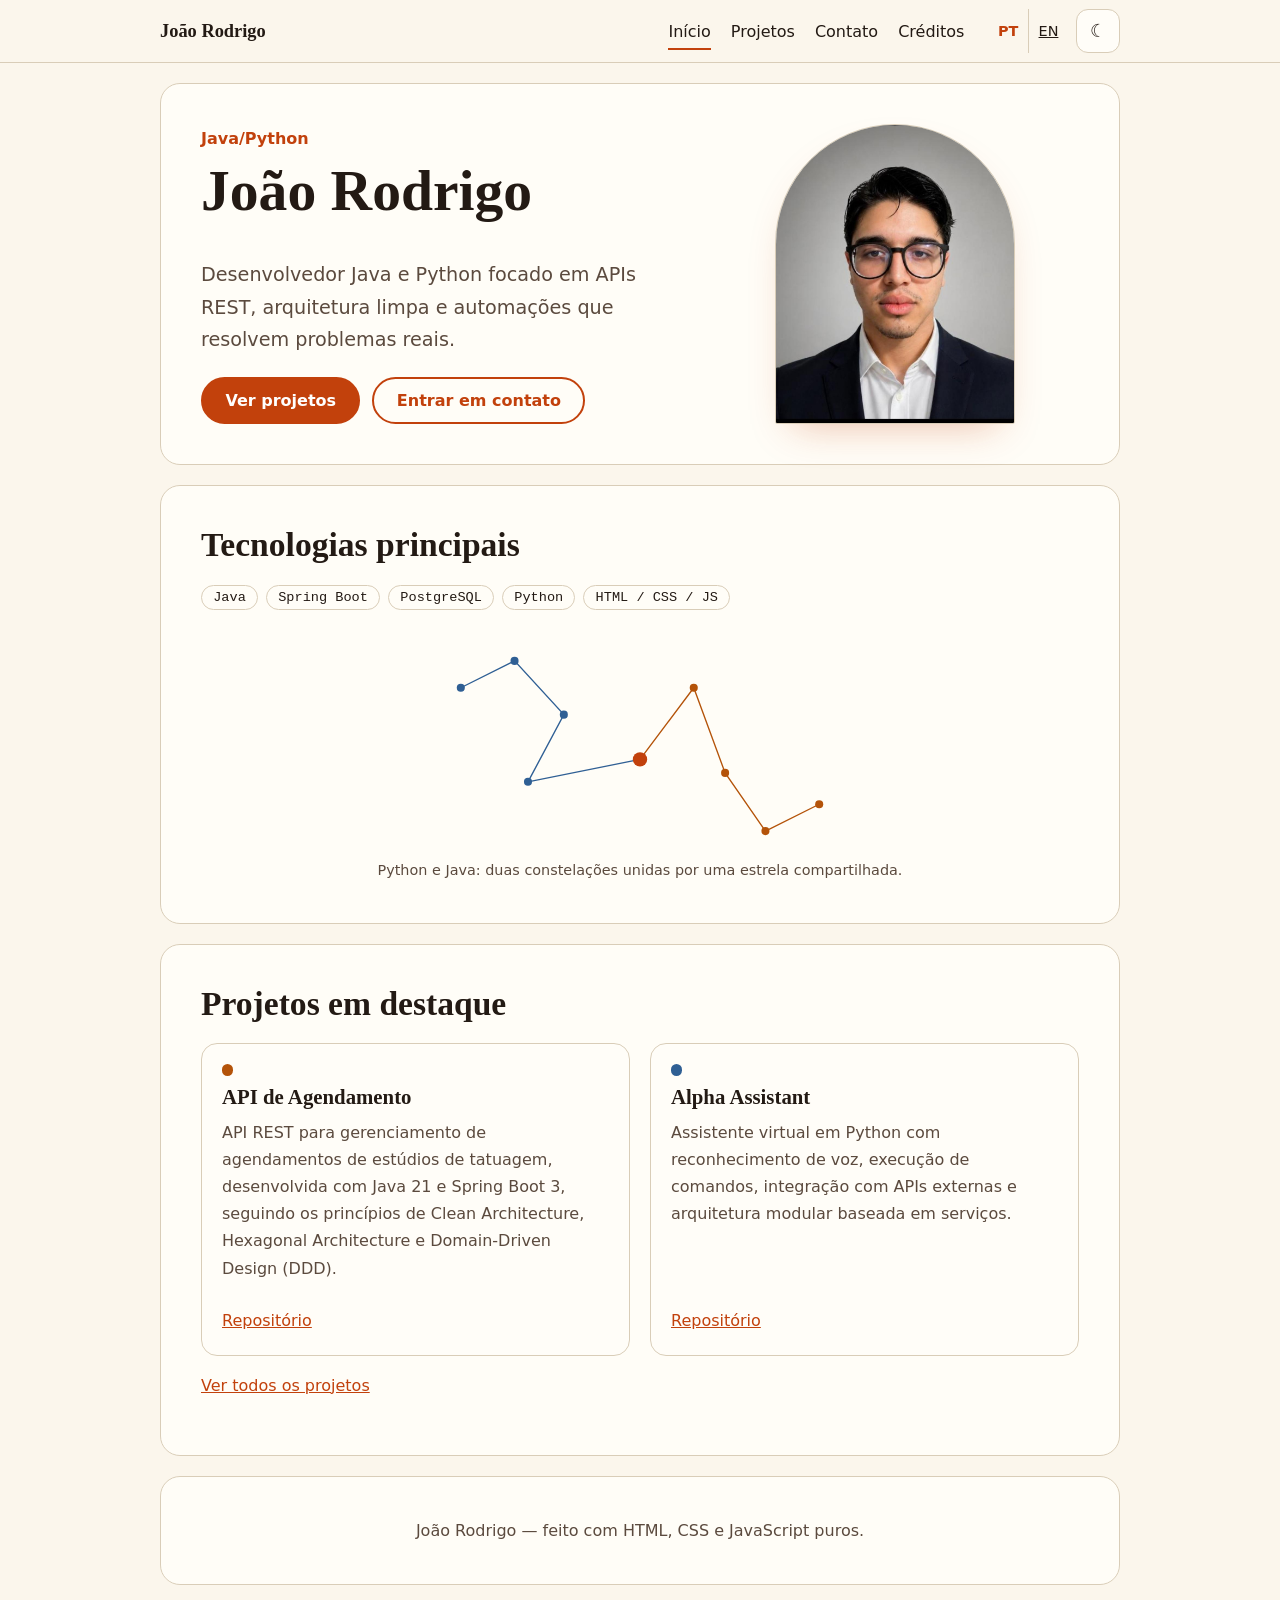
<file: template/index.html>
<!DOCTYPE html>
<html lang="pt-BR">
<head>
    <meta charset="utf-8">
    <meta name="viewport" content="width=device-width, initial-scale=1">
    <title>João Rodrigo — Desenvolvedor Java/Python</title>
    <meta name="description" content="Portfólio de João Rodrigo, desenvolvedor Java/Python: tecnologias, projetos e contato.">
    <meta property="og:title" content="João Rodrigo — Desenvolvedor Java/Python">
    <meta property="og:description" content="Portfólio de João Rodrigo, desenvolvedor Java/Python: tecnologias, projetos e contato.">
    <meta property="og:type" content="website">
    <meta property="og:locale" content="pt_BR">
    <link rel="alternate" hreflang="pt-BR" href="index.html">
    <link rel="alternate" hreflang="en" href="indexEn.html">
    <link rel="alternate" hreflang="x-default" href="index.html">
    <link rel="icon" href="img/favicon.svg" type="image/svg+xml">
    <link rel="stylesheet" href="css/style.css">
    <script src="js/theme.js"></script>
    <script src="js/main.js" defer></script>
</head>
<body>
    <a class="skip" href="#conteudo">Ir para o conteúdo</a>
    <div class="sky" aria-hidden="true">
        <div class="stars"></div>
    </div>
    <header class="site-header">
        <a class="brand" href="index.html">João Rodrigo</a>
        <div class="controls">
            <div class="lang">
                <span aria-current="true">PT</span>
                <a href="indexEn.html" hreflang="en" lang="en" aria-label="English version">EN</a>
            </div>
            <button class="icon-btn theme-toggle" type="button" aria-label="Alternar tema claro/escuro"></button>
        </div>
        <button class="icon-btn nav-toggle" type="button" aria-expanded="false" aria-controls="menu" aria-label="Menu"></button>
        <nav aria-label="Menu">
            <!-- Menu principal: o último item leva à página de Créditos -->
            <ul class="nav-list" id="menu">
                <li><a href="index.html" aria-current="page">Início</a></li>
                <li><a href="projetos.html">Projetos</a></li>
                <li><a href="contato.html">Contato</a></li>
                <li><a href="creditos.html">Créditos</a></li>
            </ul>
        </nav>
    </header>
    <main class="wrap" id="conteudo">
        <section class="panel hero reveal">
            <div>
                <p class="eyebrow">Java/Python</p>
                <h1>João Rodrigo</h1>
                <p class="lead">Desenvolvedor Java e Python focado em APIs REST, arquitetura limpa e automações que resolvem problemas reais.</p>
                <div class="actions">
                    <a class="btn btn-fill" href="projetos.html">Ver projetos</a>
                    <a class="btn" href="contato.html">Entrar em contato</a>
                </div>
            </div>
            <div class="photo">
                <img src="img/foto minha.jpeg" width="240" height="300" alt="Retrato de João Rodrigo" fetchpriority="high">
            </div>
        </section>
        <section class="panel reveal" aria-labelledby="stack">
            <h2 id="stack">Tecnologias principais</h2>
            <ul class="tags">
                <li>Java</li>
                <li>Spring Boot</li>
                <li>PostgreSQL</li>
                <li>Python</li>
                <li>HTML / CSS / JS</li>
            </ul>
            <figure class="constellation">
                <figcaption>Python e Java: duas constelações unidas por uma estrela compartilhada.</figcaption>
            </figure>
        </section>
        <section class="panel" aria-labelledby="feat">
            <h2 id="feat">Projetos em destaque</h2>
            <ul class="grid">
                <li class="reveal">
                    <article class="card">
                        <span class="langs" role="img" aria-label="Java">
                            <i class="dot jv"></i>
                        </span>
                        <h3>API de Agendamento</h3>
                        <p>API REST para gerenciamento de agendamentos de estúdios de tatuagem, desenvolvida com Java 21 e Spring Boot 3, seguindo os princípios de Clean Architecture, Hexagonal Architecture e Domain-Driven Design (DDD).</p>
                        <div class="card-extra">
                            <div>
                                <p>O Agendamento Service é responsável por: Gerenciamento de clientes, Criação e controle de agendamentos e Integração com sistema SSO via JWT</p>
                                <ul class="tags">
                                    <li>Java</li>
                                </ul>
                            </div>
                        </div>
                        <p class="links">
                            <a href="https://github.com/jrodrigo340/agendamento" target="_blank" rel="noopener noreferrer">Repositório</a>
                        </p>
                    </article>
                </li>
                <li class="reveal">
                    <article class="card">
                        <span class="langs" role="img" aria-label="Python">
                            <i class="dot py"></i>
                        </span>
                        <h3>Alpha Assistant</h3>
                        <p>Assistente virtual em Python com reconhecimento de voz, execução de comandos, integração com APIs externas e arquitetura modular baseada em serviços.</p>
                        <div class="card-extra">
                            <div>
                                <p>O Alpha Assistant é um assistente virtual desenvolvido em Python capaz de interpretar comandos de voz e executar ações como buscas na web, consulta de clima, leitura de data/hora e interação com IA.</p>
                                <ul class="tags">
                                    <li>Python</li>
                                </ul>
                            </div>
                        </div>
                        <p class="links">
                            <a href="https://github.com/jrodrigo340/alpha-assistant" target="_blank" rel="noopener noreferrer">Repositório</a>
                        </p>
                    </article>
                </li>
            </ul>
            <p><a href="projetos.html">Ver todos os projetos</a></p>
        </section>
    </main>
    <footer class="wrap panel site-footer">
        <p>João Rodrigo — feito com HTML, CSS e JavaScript puros.</p>
    </footer>
</body>
</html>
</file>
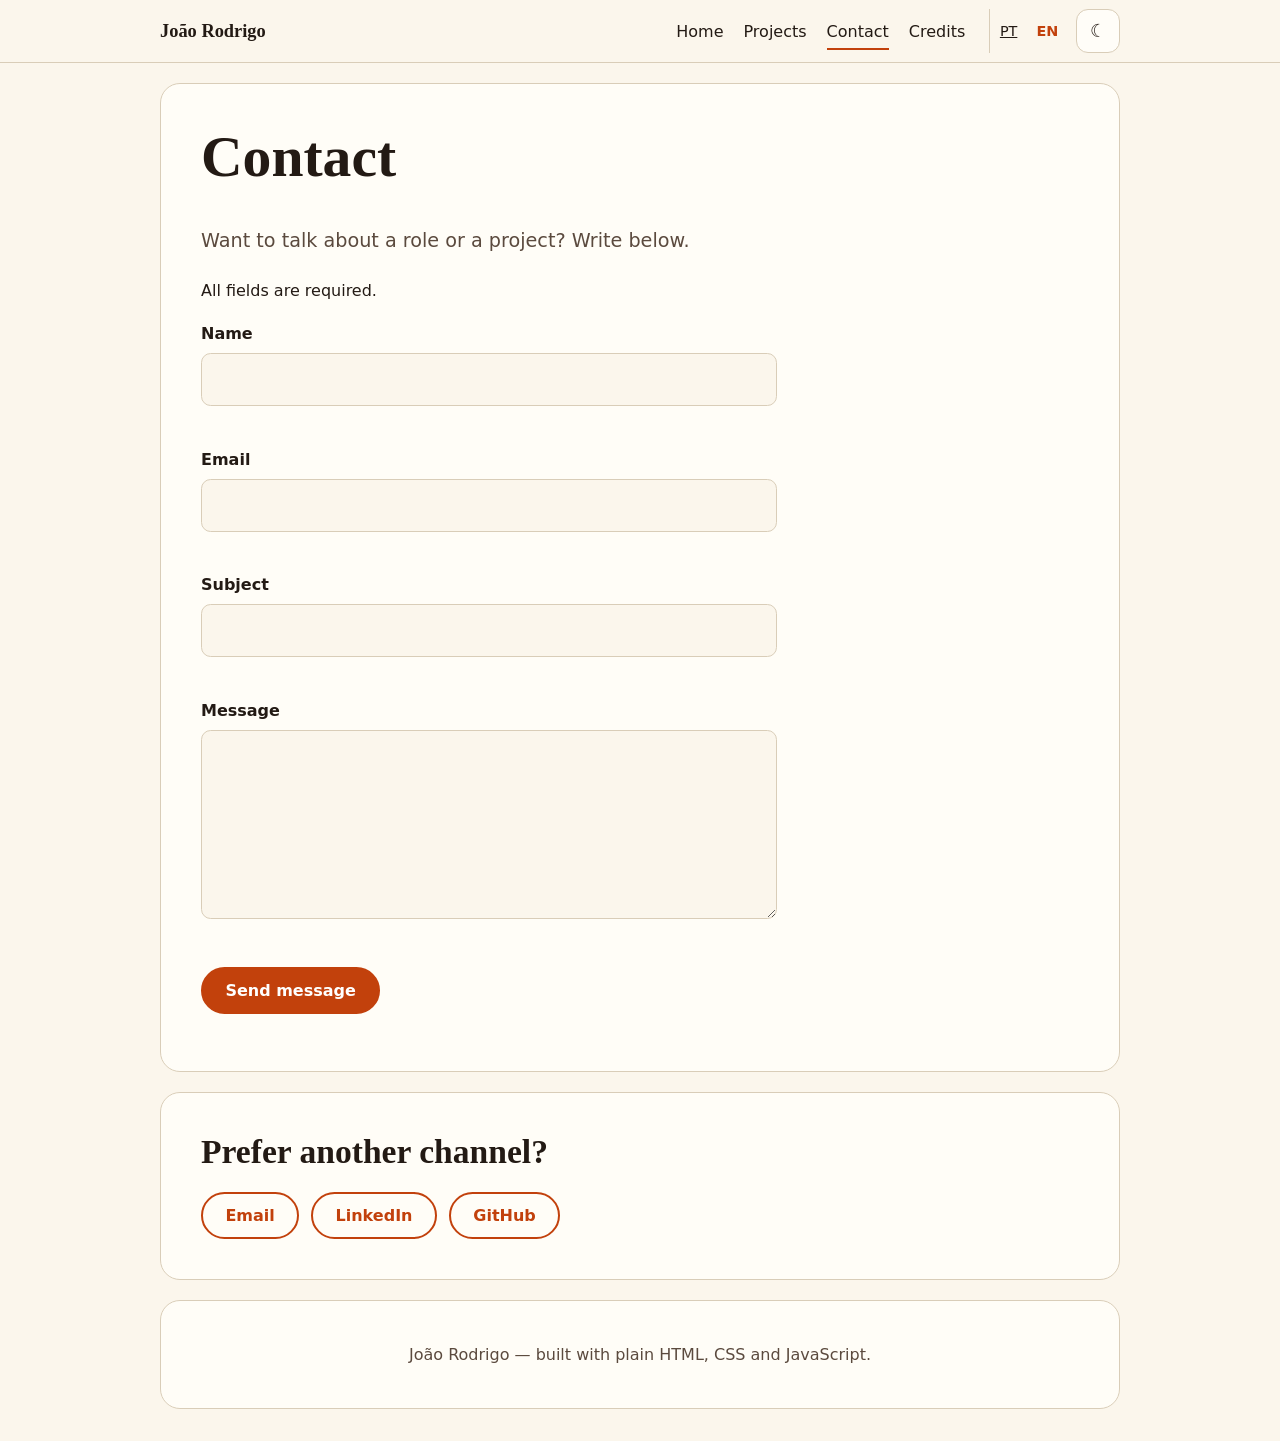
<file: template/contact.html>
<!DOCTYPE html>
<html lang="en">
<head>
    <meta charset="utf-8">
    <meta name="viewport" content="width=device-width, initial-scale=1">
    <title>Contact — João Rodrigo</title>
    <meta name="description" content="Get in touch with João Rodrigo via form, email, LinkedIn or GitHub.">
    <meta property="og:title" content="Contact — João Rodrigo">
    <meta property="og:description" content="Get in touch with João Rodrigo via form, email, LinkedIn or GitHub.">
    <meta property="og:type" content="website">
    <meta property="og:locale" content="en_US">
    <link rel="alternate" hreflang="pt-BR" href="contato.html">
    <link rel="alternate" hreflang="en" href="contact.html">
    <link rel="alternate" hreflang="x-default" href="contato.html">
    <link rel="icon" href="img/favicon.svg" type="image/svg+xml">
    <link rel="stylesheet" href="css/style.css">
    <script src="js/theme.js"></script>
    <script src="js/main.js" defer></script>
</head>
<body>
    <a class="skip" href="#conteudo">Skip to content</a>
    <div class="sky" aria-hidden="true">
        <div class="stars"></div>
    </div>
    <header class="site-header">
        <a class="brand" href="indexEn.html">João Rodrigo</a>
        <div class="controls">
            <div class="lang">
                <a href="contato.html" hreflang="pt-BR" lang="pt-BR" aria-label="Versão em português">PT</a>
                <span aria-current="true">EN</span>
            </div>
            <button class="icon-btn theme-toggle" type="button" aria-label="Toggle light/dark theme"></button>
        </div>
        <button class="icon-btn nav-toggle" type="button" aria-expanded="false" aria-controls="menu" aria-label="Menu"></button>
        <nav aria-label="Menu">
            <!-- Main menu: the last item leads to the Credits page -->
            <ul class="nav-list" id="menu">
                <li><a href="indexEn.html">Home</a></li>
                <li><a href="projects.html">Projects</a></li>
                <li><a href="contact.html" aria-current="page">Contact</a></li>
                <li><a href="credits.html">Credits</a></li>
            </ul>
        </nav>
    </header>
    <main class="wrap" id="conteudo">
        <section class="panel reveal">
            <h1>Contact</h1>
            <p class="lead">Want to talk about a role or a project? Write below.</p>
            <p>All fields are required.</p>
            <form class="form" id="contact-form" novalidate>
                <div class="field">
                    <label for="name">Name</label>
                    <input id="name" name="name" type="text" autocomplete="name" maxlength="100" required aria-describedby="name-error">
                    <p class="error" id="name-error"></p>
                </div>
                <div class="field">
                    <label for="email">Email</label>
                    <input id="email" name="email" type="email" autocomplete="email" maxlength="120" required aria-describedby="email-error">
                    <p class="error" id="email-error"></p>
                </div>
                <div class="field">
                    <label for="subject">Subject</label>
                    <input id="subject" name="subject" type="text" autocomplete="off" maxlength="120" required aria-describedby="subject-error">
                    <p class="error" id="subject-error"></p>
                </div>
                <div class="field">
                    <label for="message">Message</label>
                    <textarea id="message" name="message" rows="6" maxlength="2000" required aria-describedby="message-error"></textarea>
                    <p class="error" id="message-error"></p>
                </div>
                <div>
                    <button class="btn btn-fill" type="submit">Send message</button>
                </div>
                <p class="status" id="form-status" role="status"></p>
            </form>
        </section>
        <section class="panel reveal" aria-labelledby="other">
            <h2 id="other">Prefer another channel?</h2>
            <ul class="contact-links">
                <li><a class="btn" href="mailto:joaorodrigooliver9@gmail.com">Email</a></li>
                <li><a class="btn" href="https://www.linkedin.com/in/joao-rodrigo-ba56142a6" target="_blank" rel="noopener noreferrer">LinkedIn</a></li>
                <li><a class="btn" href="https://github.com/jrodrigo340" target="_blank" rel="noopener noreferrer">GitHub</a></li>
            </ul>
        </section>
    </main>
    <footer class="wrap panel site-footer">
        <p>João Rodrigo — built with plain HTML, CSS and JavaScript.</p>
    </footer>
</body>
</html>
</file>
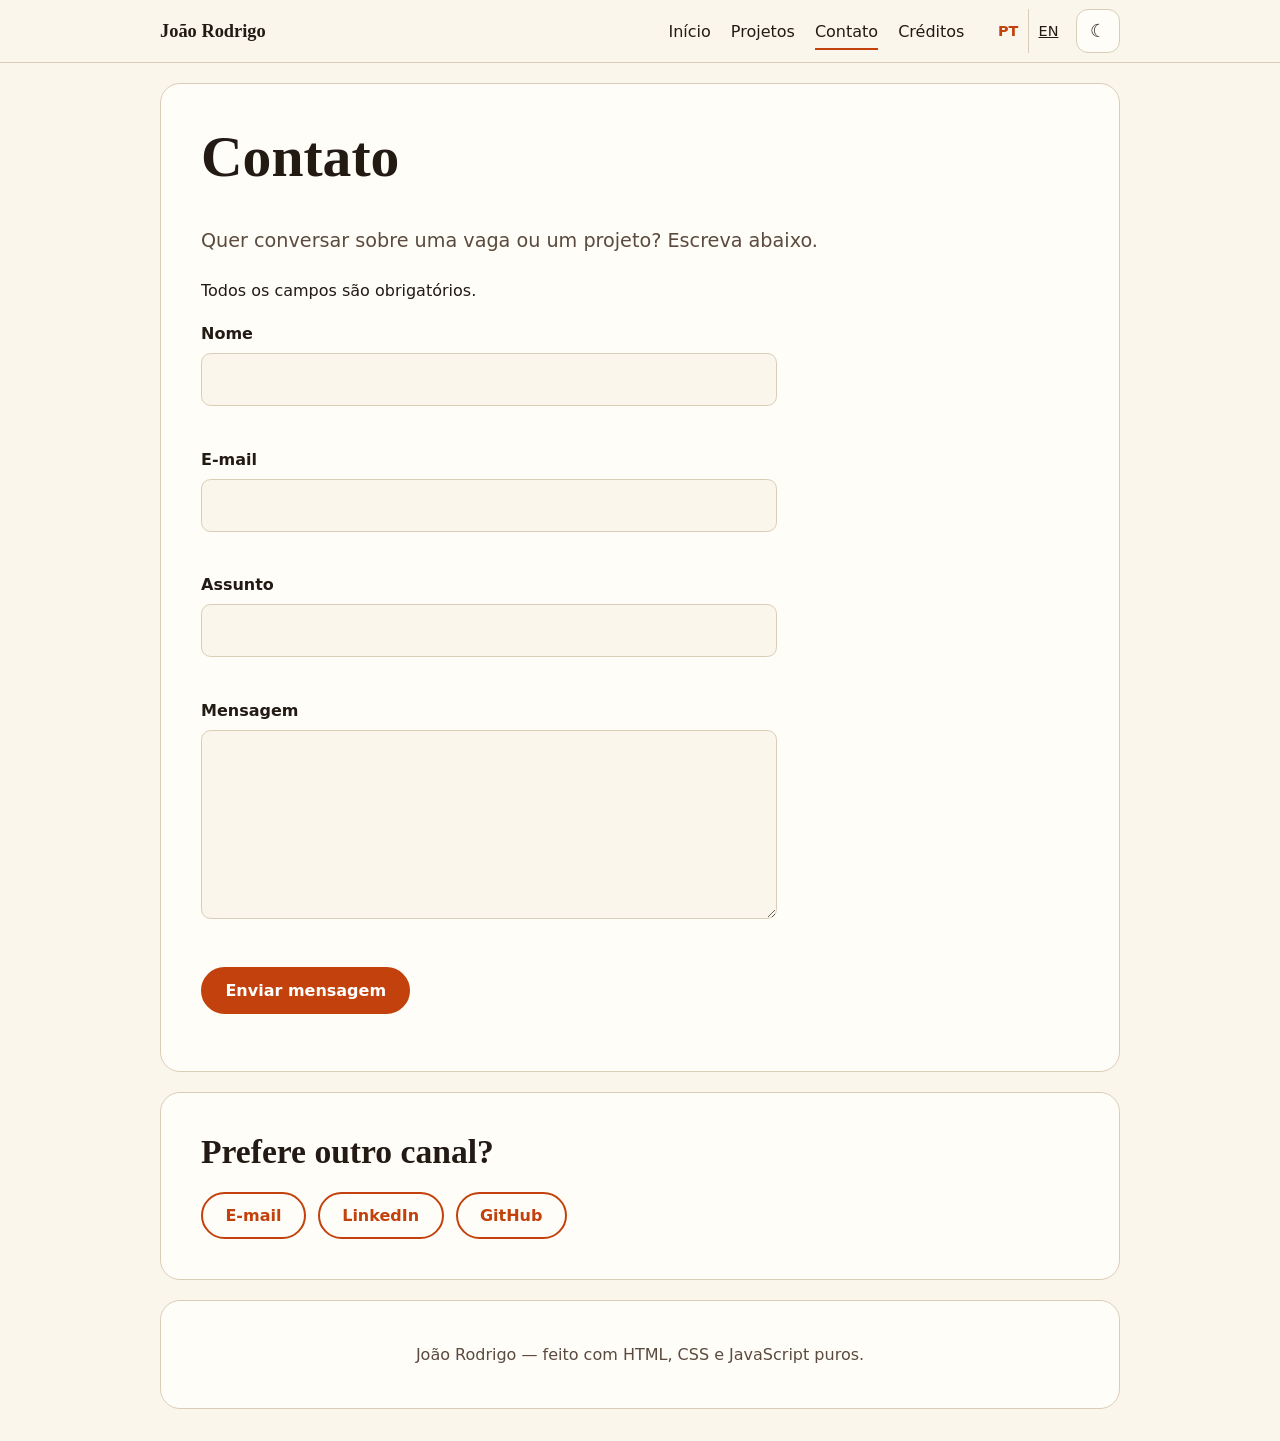
<file: template/contato.html>
<!DOCTYPE html>
<html lang="pt-BR">
<head>
    <meta charset="utf-8">
    <meta name="viewport" content="width=device-width, initial-scale=1">
    <title>Contato — João Rodrigo</title>
    <meta name="description" content="Entre em contato com João Rodrigo por formulário, e-mail, LinkedIn ou GitHub.">
    <meta property="og:title" content="Contato — João Rodrigo">
    <meta property="og:description" content="Entre em contato com João Rodrigo por formulário, e-mail, LinkedIn ou GitHub.">
    <meta property="og:type" content="website">
    <meta property="og:locale" content="pt_BR">
    <link rel="alternate" hreflang="pt-BR" href="contato.html">
    <link rel="alternate" hreflang="en" href="contact.html">
    <link rel="alternate" hreflang="x-default" href="contato.html">
    <link rel="icon" href="img/favicon.svg" type="image/svg+xml">
    <link rel="stylesheet" href="css/style.css">
    <script src="js/theme.js"></script>
    <script src="js/main.js" defer></script>
</head>
<body>
    <a class="skip" href="#conteudo">Ir para o conteúdo</a>
    <div class="sky" aria-hidden="true">
        <div class="stars"></div>
    </div>
    <header class="site-header">
        <a class="brand" href="index.html">João Rodrigo</a>
        <div class="controls">
            <div class="lang">
                <span aria-current="true">PT</span>
                <a href="contact.html" hreflang="en" lang="en" aria-label="English version">EN</a>
            </div>
            <button class="icon-btn theme-toggle" type="button" aria-label="Alternar tema claro/escuro"></button>
        </div>
        <button class="icon-btn nav-toggle" type="button" aria-expanded="false" aria-controls="menu" aria-label="Menu"></button>
        <nav aria-label="Menu">
            <!-- Menu principal: o último item leva à página de Créditos -->
            <ul class="nav-list" id="menu">
                <li><a href="index.html">Início</a></li>
                <li><a href="projetos.html">Projetos</a></li>
                <li><a href="contato.html" aria-current="page">Contato</a></li>
                <li><a href="creditos.html">Créditos</a></li>
            </ul>
        </nav>
    </header>
    <main class="wrap" id="conteudo">
        <section class="panel reveal">
            <h1>Contato</h1>
            <p class="lead">Quer conversar sobre uma vaga ou um projeto? Escreva abaixo.</p>
            <p>Todos os campos são obrigatórios.</p>
            <form class="form" id="contact-form" novalidate>
                <div class="field">
                    <label for="name">Nome</label>
                    <input id="name" name="name" type="text" autocomplete="name" maxlength="100" required aria-describedby="name-error">
                    <p class="error" id="name-error"></p>
                </div>
                <div class="field">
                    <label for="email">E-mail</label>
                    <input id="email" name="email" type="email" autocomplete="email" maxlength="120" required aria-describedby="email-error">
                    <p class="error" id="email-error"></p>
                </div>
                <div class="field">
                    <label for="subject">Assunto</label>
                    <input id="subject" name="subject" type="text" autocomplete="off" maxlength="120" required aria-describedby="subject-error">
                    <p class="error" id="subject-error"></p>
                </div>
                <div class="field">
                    <label for="message">Mensagem</label>
                    <textarea id="message" name="message" rows="6" maxlength="2000" required aria-describedby="message-error"></textarea>
                    <p class="error" id="message-error"></p>
                </div>
                <div>
                    <button class="btn btn-fill" type="submit">Enviar mensagem</button>
                </div>
                <p class="status" id="form-status" role="status"></p>
            </form>
        </section>
        <section class="panel reveal" aria-labelledby="other">
            <h2 id="other">Prefere outro canal?</h2>
            <ul class="contact-links">
                <li><a class="btn" href="mailto:joaorodrigooliver9@gmail.com">E-mail</a></li>
                <li><a class="btn" href="https://www.linkedin.com/in/joao-rodrigo-ba56142a6" target="_blank" rel="noopener noreferrer">LinkedIn</a></li>
                <li><a class="btn" href="https://github.com/jrodrigo340" target="_blank" rel="noopener noreferrer">GitHub</a></li>
            </ul>
        </section>
    </main>
    <footer class="wrap panel site-footer">
        <p>João Rodrigo — feito com HTML, CSS e JavaScript puros.</p>
    </footer>
</body>
</html>
</file>
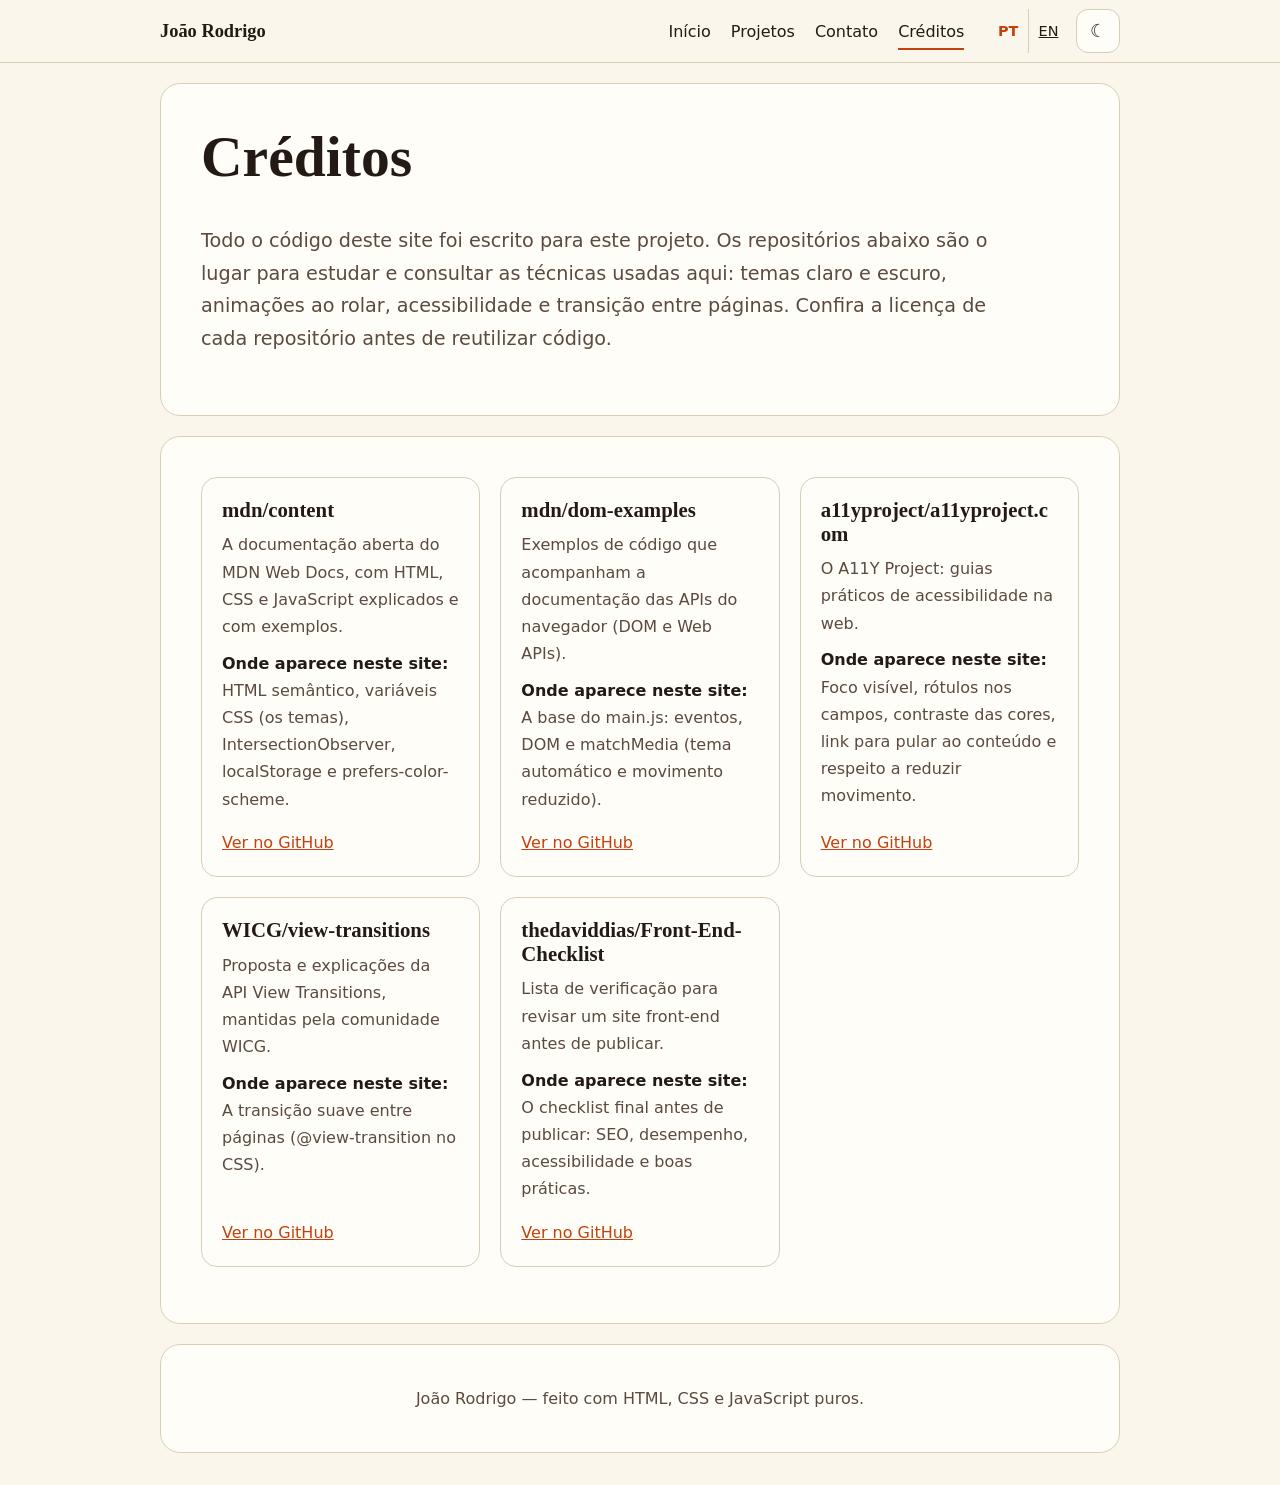
<file: template/creditos.html>
<!DOCTYPE html>
<html lang="pt-BR">
<head>
    <meta charset="utf-8">
    <meta name="viewport" content="width=device-width, initial-scale=1">
    <title>Créditos — João Rodrigo</title>
    <meta name="description" content="Repositórios do GitHub para estudar as técnicas de front-end usadas neste portfólio.">
    <meta property="og:title" content="Créditos — João Rodrigo">
    <meta property="og:description" content="Repositórios do GitHub para estudar as técnicas de front-end usadas neste portfólio.">
    <meta property="og:type" content="website">
    <meta property="og:locale" content="pt_BR">
    <!-- Idiomas: os dois arquivos ficam na mesma pasta, então os links são relativos e curtos -->
    <link rel="alternate" hreflang="pt-BR" href="creditos.html">
    <link rel="alternate" hreflang="en" href="credits.html">
    <link rel="alternate" hreflang="x-default" href="creditos.html">
    <link rel="icon" href="img/favicon.svg" type="image/svg+xml">
    <link rel="stylesheet" href="css/style.css">
    <script src="js/theme.js"></script>
    <script src="js/main.js" defer></script>
</head>
<body>
    <!-- ===== ACESSIBILIDADE: link para pular direto ao conteúdo ===== -->
    <a class="skip" href="#conteudo">Ir para o conteúdo</a>
    <!-- ===== FUNDO: céu que escurece ao rolar (estrelas criadas pelo main.js) ===== -->
    <div class="sky" aria-hidden="true">
        <div class="stars"></div>
    </div>
    <!-- ===== CABEÇALHO: marca, idioma PT|EN, tema claro/escuro e menu ===== -->
    <header class="site-header">
        <a class="brand" href="index.html">João Rodrigo</a>
        <div class="controls">
            <div class="lang">
                <span aria-current="true">PT</span>
                <a href="credits.html" hreflang="en" lang="en" aria-label="English version">EN</a>
            </div>
            <button class="icon-btn theme-toggle" type="button" aria-label="Alternar tema claro/escuro"></button>
        </div>
        <button class="icon-btn nav-toggle" type="button" aria-expanded="false" aria-controls="menu" aria-label="Menu"></button>
        <nav aria-label="Menu">
            <!-- Menu principal: o item "Créditos" aponta para esta página (aria-current marca a página atual) -->
            <ul class="nav-list" id="menu">
                <li><a href="index.html">Início</a></li>
                <li><a href="projetos.html">Projetos</a></li>
                <li><a href="contato.html">Contato</a></li>
                <li><a href="creditos.html" aria-current="page">Créditos</a></li>
            </ul>
        </nav>
    </header>
    <!-- ===== CONTEÚDO PRINCIPAL ===== -->
    <main class="wrap" id="conteudo">
        <!-- ===== SEÇÃO 1: apresentação da página ===== -->
        <section class="panel reveal">
            <h1>Créditos</h1>
            <p class="lead">Todo o código deste site foi escrito para este projeto. Os repositórios abaixo são o lugar para estudar e consultar as técnicas usadas aqui: temas claro e escuro, animações ao rolar, acessibilidade e transição entre páginas. Confira a licença de cada repositório antes de reutilizar código.</p>
        </section>
        <!-- ===== SEÇÃO 2: repositórios recomendados (reaproveita .grid e .card do CSS) ===== -->
        <section class="panel" aria-label="Repositórios de front-end">
            <ul class="grid">
                <!-- Repositório: mdn/content -->
                <li class="reveal">
                    <article class="card">
                        <h3>mdn/content</h3>
                        <p>A documentação aberta do MDN Web Docs, com HTML, CSS e JavaScript explicados e com exemplos.</p>
                        <p><strong>Onde aparece neste site:</strong> HTML semântico, variáveis CSS (os temas), IntersectionObserver, localStorage e prefers-color-scheme.</p>
                        <p class="links"><a href="https://github.com/mdn/content" target="_blank" rel="noopener noreferrer">Ver no GitHub</a></p>
                    </article>
                </li>
                <!-- Repositório: mdn/dom-examples -->
                <li class="reveal">
                    <article class="card">
                        <h3>mdn/dom-examples</h3>
                        <p>Exemplos de código que acompanham a documentação das APIs do navegador (DOM e Web APIs).</p>
                        <p><strong>Onde aparece neste site:</strong> A base do main.js: eventos, DOM e matchMedia (tema automático e movimento reduzido).</p>
                        <p class="links"><a href="https://github.com/mdn/dom-examples" target="_blank" rel="noopener noreferrer">Ver no GitHub</a></p>
                    </article>
                </li>
                <!-- Repositório: a11yproject/a11yproject.com -->
                <li class="reveal">
                    <article class="card">
                        <h3>a11yproject/a11yproject.com</h3>
                        <p>O A11Y Project: guias práticos de acessibilidade na web.</p>
                        <p><strong>Onde aparece neste site:</strong> Foco visível, rótulos nos campos, contraste das cores, link para pular ao conteúdo e respeito a reduzir movimento.</p>
                        <p class="links"><a href="https://github.com/a11yproject/a11yproject.com" target="_blank" rel="noopener noreferrer">Ver no GitHub</a></p>
                    </article>
                </li>
                <!-- Repositório: WICG/view-transitions -->
                <li class="reveal">
                    <article class="card">
                        <h3>WICG/view-transitions</h3>
                        <p>Proposta e explicações da API View Transitions, mantidas pela comunidade WICG.</p>
                        <p><strong>Onde aparece neste site:</strong> A transição suave entre páginas (@view-transition no CSS).</p>
                        <p class="links"><a href="https://github.com/WICG/view-transitions" target="_blank" rel="noopener noreferrer">Ver no GitHub</a></p>
                    </article>
                </li>
                <!-- Repositório: thedaviddias/Front-End-Checklist -->
                <li class="reveal">
                    <article class="card">
                        <h3>thedaviddias/Front-End-Checklist</h3>
                        <p>Lista de verificação para revisar um site front-end antes de publicar.</p>
                        <p><strong>Onde aparece neste site:</strong> O checklist final antes de publicar: SEO, desempenho, acessibilidade e boas práticas.</p>
                        <p class="links"><a href="https://github.com/thedaviddias/Front-End-Checklist" target="_blank" rel="noopener noreferrer">Ver no GitHub</a></p>
                    </article>
                </li>
            </ul>
        </section>
    </main>
    <!-- ===== RODAPÉ ===== -->
    <footer class="wrap panel site-footer">
        <p>João Rodrigo — feito com HTML, CSS e JavaScript puros.</p>
    </footer>
</body>
</html>
</file>
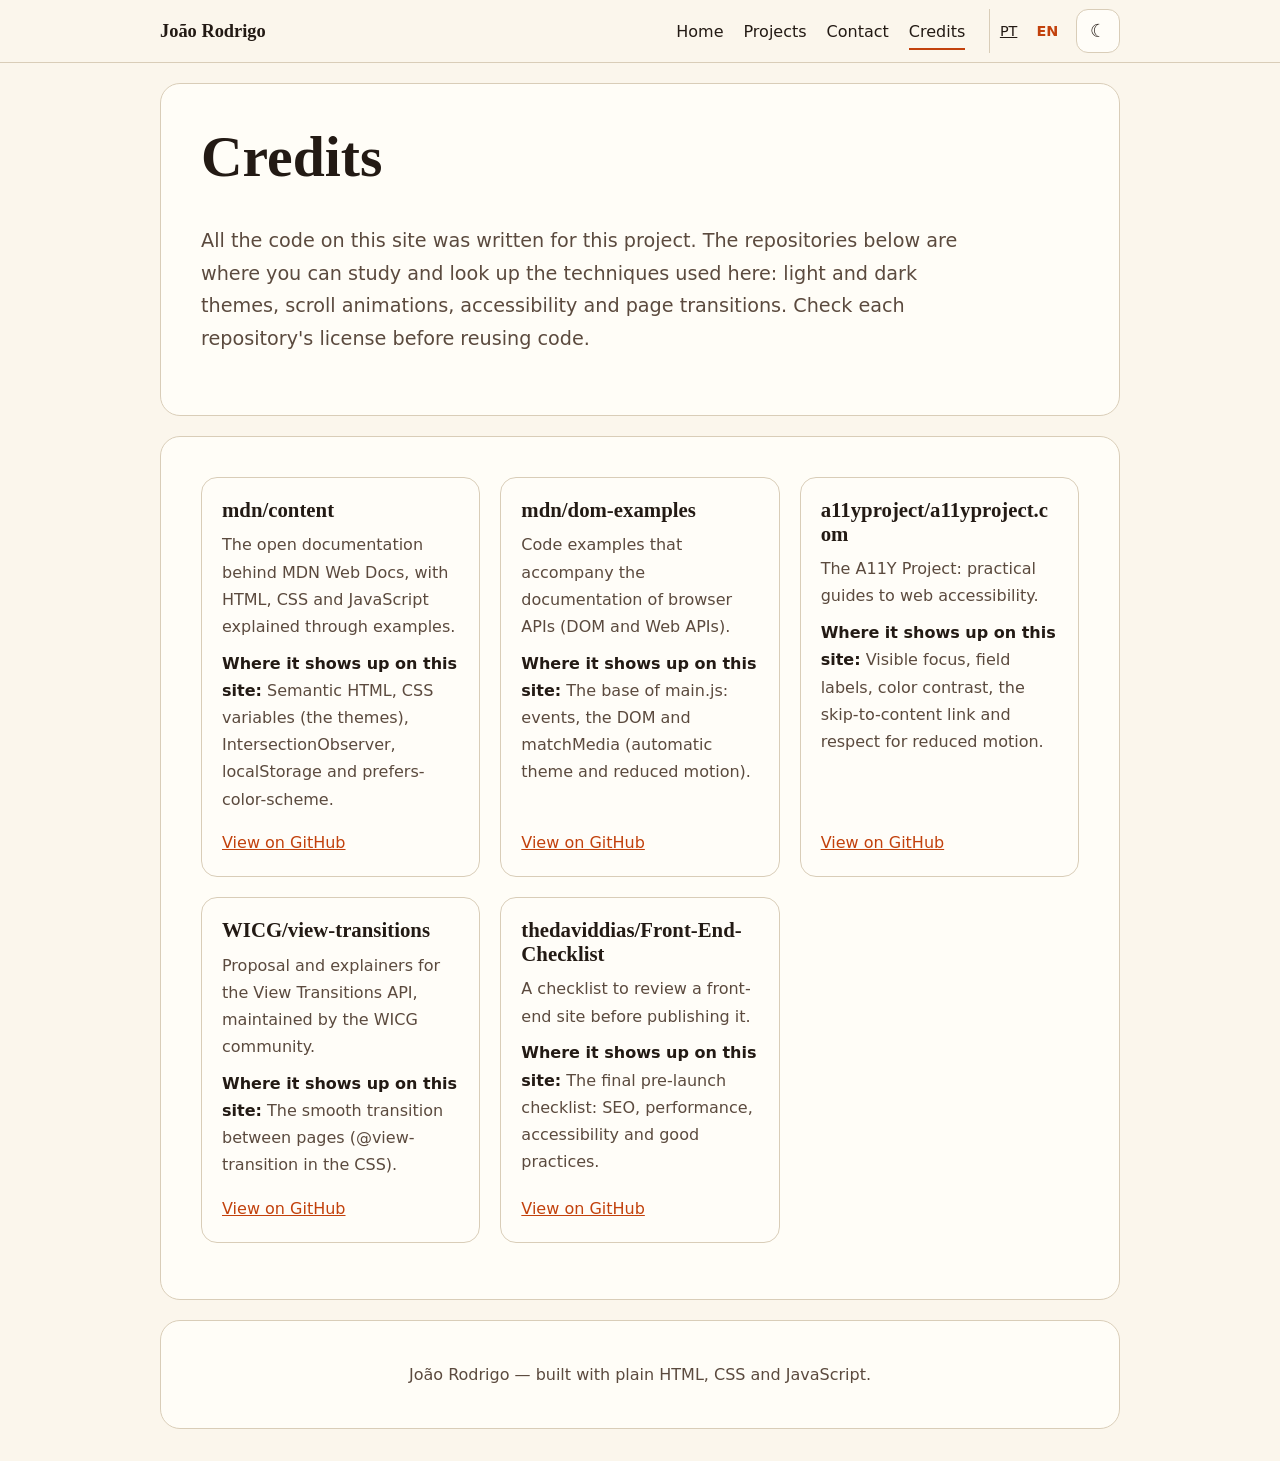
<file: template/credits.html>
<!DOCTYPE html>
<html lang="en">
<head>
    <meta charset="utf-8">
    <meta name="viewport" content="width=device-width, initial-scale=1">
    <title>Credits — João Rodrigo</title>
    <meta name="description" content="GitHub repositories to learn the front-end techniques used in this portfolio.">
    <meta property="og:title" content="Credits — João Rodrigo">
    <meta property="og:description" content="GitHub repositories to learn the front-end techniques used in this portfolio.">
    <meta property="og:type" content="website">
    <meta property="og:locale" content="en_US">
    <!-- Languages: both files live in the same folder, so the links are short and relative -->
    <link rel="alternate" hreflang="pt-BR" href="creditos.html">
    <link rel="alternate" hreflang="en" href="credits.html">
    <link rel="alternate" hreflang="x-default" href="creditos.html">
    <link rel="icon" href="img/favicon.svg" type="image/svg+xml">
    <link rel="stylesheet" href="css/style.css">
    <script src="js/theme.js"></script>
    <script src="js/main.js" defer></script>
</head>
<body>
    <!-- ===== ACCESSIBILITY: skip straight to the content ===== -->
    <a class="skip" href="#conteudo">Skip to content</a>
    <!-- ===== BACKGROUND: sky that darkens as you scroll (stars are created by main.js) ===== -->
    <div class="sky" aria-hidden="true">
        <div class="stars"></div>
    </div>
    <!-- ===== HEADER: brand, PT|EN language switch, light/dark theme and menu ===== -->
    <header class="site-header">
        <a class="brand" href="indexEn.html">João Rodrigo</a>
        <div class="controls">
            <div class="lang">
                <a href="creditos.html" hreflang="pt-BR" lang="pt-BR" aria-label="Versão em português">PT</a>
                <span aria-current="true">EN</span>
            </div>
            <button class="icon-btn theme-toggle" type="button" aria-label="Toggle light/dark theme"></button>
        </div>
        <button class="icon-btn nav-toggle" type="button" aria-expanded="false" aria-controls="menu" aria-label="Menu"></button>
        <nav aria-label="Menu">
            <!-- Main menu: the "Credits" item points to this page (aria-current marks the current page) -->
            <ul class="nav-list" id="menu">
                <li><a href="indexEn.html">Home</a></li>
                <li><a href="projects.html">Projects</a></li>
                <li><a href="contact.html">Contact</a></li>
                <li><a href="credits.html" aria-current="page">Credits</a></li>
            </ul>
        </nav>
    </header>
    <!-- ===== MAIN CONTENT ===== -->
    <main class="wrap" id="conteudo">
        <!-- ===== SECTION 1: page introduction ===== -->
        <section class="panel reveal">
            <h1>Credits</h1>
            <p class="lead">All the code on this site was written for this project. The repositories below are where you can study and look up the techniques used here: light and dark themes, scroll animations, accessibility and page transitions. Check each repository's license before reusing code.</p>
        </section>
        <!-- ===== SECTION 2: recommended repositories (reuses .grid and .card from the CSS) ===== -->
        <section class="panel" aria-label="Front-end repositories">
            <ul class="grid">
                <!-- Repository: mdn/content -->
                <li class="reveal">
                    <article class="card">
                        <h3>mdn/content</h3>
                        <p>The open documentation behind MDN Web Docs, with HTML, CSS and JavaScript explained through examples.</p>
                        <p><strong>Where it shows up on this site:</strong> Semantic HTML, CSS variables (the themes), IntersectionObserver, localStorage and prefers-color-scheme.</p>
                        <p class="links"><a href="https://github.com/mdn/content" target="_blank" rel="noopener noreferrer">View on GitHub</a></p>
                    </article>
                </li>
                <!-- Repository: mdn/dom-examples -->
                <li class="reveal">
                    <article class="card">
                        <h3>mdn/dom-examples</h3>
                        <p>Code examples that accompany the documentation of browser APIs (DOM and Web APIs).</p>
                        <p><strong>Where it shows up on this site:</strong> The base of main.js: events, the DOM and matchMedia (automatic theme and reduced motion).</p>
                        <p class="links"><a href="https://github.com/mdn/dom-examples" target="_blank" rel="noopener noreferrer">View on GitHub</a></p>
                    </article>
                </li>
                <!-- Repository: a11yproject/a11yproject.com -->
                <li class="reveal">
                    <article class="card">
                        <h3>a11yproject/a11yproject.com</h3>
                        <p>The A11Y Project: practical guides to web accessibility.</p>
                        <p><strong>Where it shows up on this site:</strong> Visible focus, field labels, color contrast, the skip-to-content link and respect for reduced motion.</p>
                        <p class="links"><a href="https://github.com/a11yproject/a11yproject.com" target="_blank" rel="noopener noreferrer">View on GitHub</a></p>
                    </article>
                </li>
                <!-- Repository: WICG/view-transitions -->
                <li class="reveal">
                    <article class="card">
                        <h3>WICG/view-transitions</h3>
                        <p>Proposal and explainers for the View Transitions API, maintained by the WICG community.</p>
                        <p><strong>Where it shows up on this site:</strong> The smooth transition between pages (@view-transition in the CSS).</p>
                        <p class="links"><a href="https://github.com/WICG/view-transitions" target="_blank" rel="noopener noreferrer">View on GitHub</a></p>
                    </article>
                </li>
                <!-- Repository: thedaviddias/Front-End-Checklist -->
                <li class="reveal">
                    <article class="card">
                        <h3>thedaviddias/Front-End-Checklist</h3>
                        <p>A checklist to review a front-end site before publishing it.</p>
                        <p><strong>Where it shows up on this site:</strong> The final pre-launch checklist: SEO, performance, accessibility and good practices.</p>
                        <p class="links"><a href="https://github.com/thedaviddias/Front-End-Checklist" target="_blank" rel="noopener noreferrer">View on GitHub</a></p>
                    </article>
                </li>
            </ul>
        </section>
    </main>
    <!-- ===== FOOTER ===== -->
    <footer class="wrap panel site-footer">
        <p>João Rodrigo — built with plain HTML, CSS and JavaScript.</p>
    </footer>
</body>
</html>
</file>
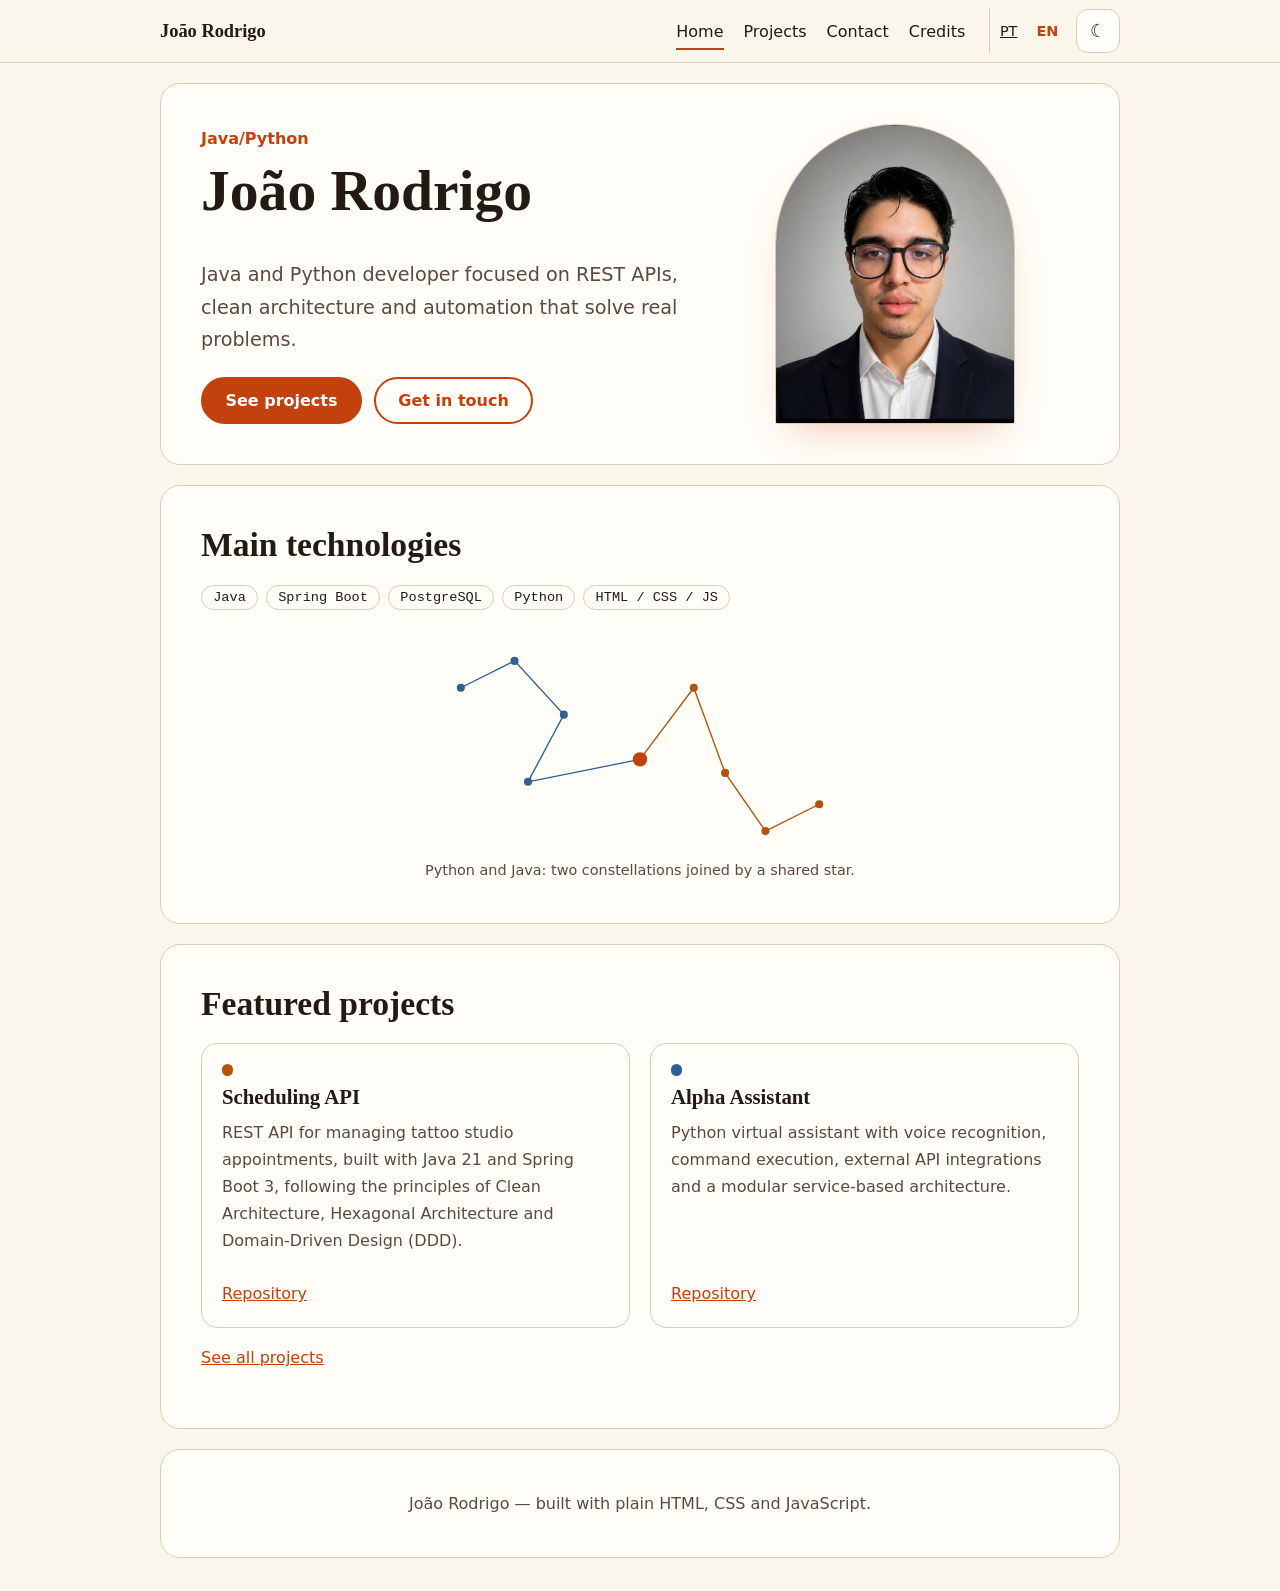
<file: template/indexEn.html>
<!DOCTYPE html>
<html lang="en">
<head>
    <meta charset="utf-8">
    <meta name="viewport" content="width=device-width, initial-scale=1">
    <title>João Rodrigo — Java/Python Developer</title>
    <meta name="description" content="Portfolio of João Rodrigo, Java/Python developer: technologies, projects and contact.">
    <meta property="og:title" content="João Rodrigo — Java/Python Developer">
    <meta property="og:description" content="Portfolio of João Rodrigo, Java/Python developer: technologies, projects and contact.">
    <meta property="og:type" content="website">
    <meta property="og:locale" content="en_US">
    <link rel="alternate" hreflang="pt-BR" href="index.html">
    <link rel="alternate" hreflang="en" href="indexEn.html">
    <link rel="alternate" hreflang="x-default" href="index.html">
    <link rel="icon" href="img/favicon.svg" type="image/svg+xml">
    <link rel="stylesheet" href="css/style.css">
    <script src="js/theme.js"></script>
    <script src="js/main.js" defer></script>
</head>
<body>
    <a class="skip" href="#conteudo">Skip to content</a>
    <div class="sky" aria-hidden="true">
        <div class="stars"></div>
    </div>
    <header class="site-header">
        <a class="brand" href="indexEn.html">João Rodrigo</a>
        <div class="controls">
            <div class="lang">
                <a href="index.html" hreflang="pt-BR" lang="pt-BR" aria-label="Versão em português">PT</a>
                <span aria-current="true">EN</span>
            </div>
            <button class="icon-btn theme-toggle" type="button" aria-label="Toggle light/dark theme"></button>
        </div>
        <button class="icon-btn nav-toggle" type="button" aria-expanded="false" aria-controls="menu" aria-label="Menu"></button>
        <nav aria-label="Menu">
            <!-- Main menu: the last item leads to the Credits page -->
            <ul class="nav-list" id="menu">
                <li><a href="indexEn.html" aria-current="page">Home</a></li>
                <li><a href="projects.html">Projects</a></li>
                <li><a href="contact.html">Contact</a></li>
                <li><a href="credits.html">Credits</a></li>
            </ul>
        </nav>
    </header>
    <main class="wrap" id="conteudo">
        <section class="panel hero reveal">
            <div>
                <p class="eyebrow">Java/Python</p>
                <h1>João Rodrigo</h1>
                <p class="lead">Java and Python developer focused on REST APIs, clean architecture and automation that solve real problems.</p>
                <div class="actions">
                    <a class="btn btn-fill" href="projects.html">See projects</a>
                    <a class="btn" href="contact.html">Get in touch</a>
                </div>
            </div>
            <div class="photo">
                <img src="img/foto minha.jpeg" width="240" height="300" alt="Portrait of João Rodrigo" fetchpriority="high">
            </div>
        </section>
        <section class="panel reveal" aria-labelledby="stack">
            <h2 id="stack">Main technologies</h2>
            <ul class="tags">
                <li>Java</li>
                <li>Spring Boot</li>
                <li>PostgreSQL</li>
                <li>Python</li>
                <li>HTML / CSS / JS</li>
            </ul>
            <figure class="constellation">
                <figcaption>Python and Java: two constellations joined by a shared star.</figcaption>
            </figure>
        </section>
        <section class="panel" aria-labelledby="feat">
            <h2 id="feat">Featured projects</h2>
            <ul class="grid">
                <li class="reveal">
                    <article class="card">
                        <span class="langs" role="img" aria-label="Java">
                            <i class="dot jv"></i>
                        </span>
                        <h3>Scheduling API</h3>
                        <p>REST API for managing tattoo studio appointments, built with Java 21 and Spring Boot 3, following the principles of Clean Architecture, Hexagonal Architecture and Domain-Driven Design (DDD).</p>
                        <div class="card-extra">
                            <div>
                                <p>The Scheduling Service is responsible for: customer management, appointment creation and control, and SSO integration via JWT</p>
                                <ul class="tags">
                                    <li>Java</li>
                                </ul>
                            </div>
                        </div>
                        <p class="links">
                            <a href="https://github.com/jrodrigo340/agendamento" target="_blank" rel="noopener noreferrer">Repository</a>
                        </p>
                    </article>
                </li>
                <li class="reveal">
                    <article class="card">
                        <span class="langs" role="img" aria-label="Python">
                            <i class="dot py"></i>
                        </span>
                        <h3>Alpha Assistant</h3>
                        <p>Python virtual assistant with voice recognition, command execution, external API integrations and a modular service-based architecture.</p>
                        <div class="card-extra">
                            <div>
                                <p>Alpha Assistant is a Python virtual assistant able to interpret voice commands and perform actions such as web searches, weather checks, reading the date/time and interacting with AI.</p>
                                <ul class="tags">
                                    <li>Python</li>
                                </ul>
                            </div>
                        </div>
                        <p class="links">
                            <a href="https://github.com/jrodrigo340/alpha-assistant" target="_blank" rel="noopener noreferrer">Repository</a>
                        </p>
                    </article>
                </li>
            </ul>
            <p><a href="projects.html">See all projects</a></p>
        </section>
    </main>
    <footer class="wrap panel site-footer">
        <p>João Rodrigo — built with plain HTML, CSS and JavaScript.</p>
    </footer>
</body>
</html>
</file>
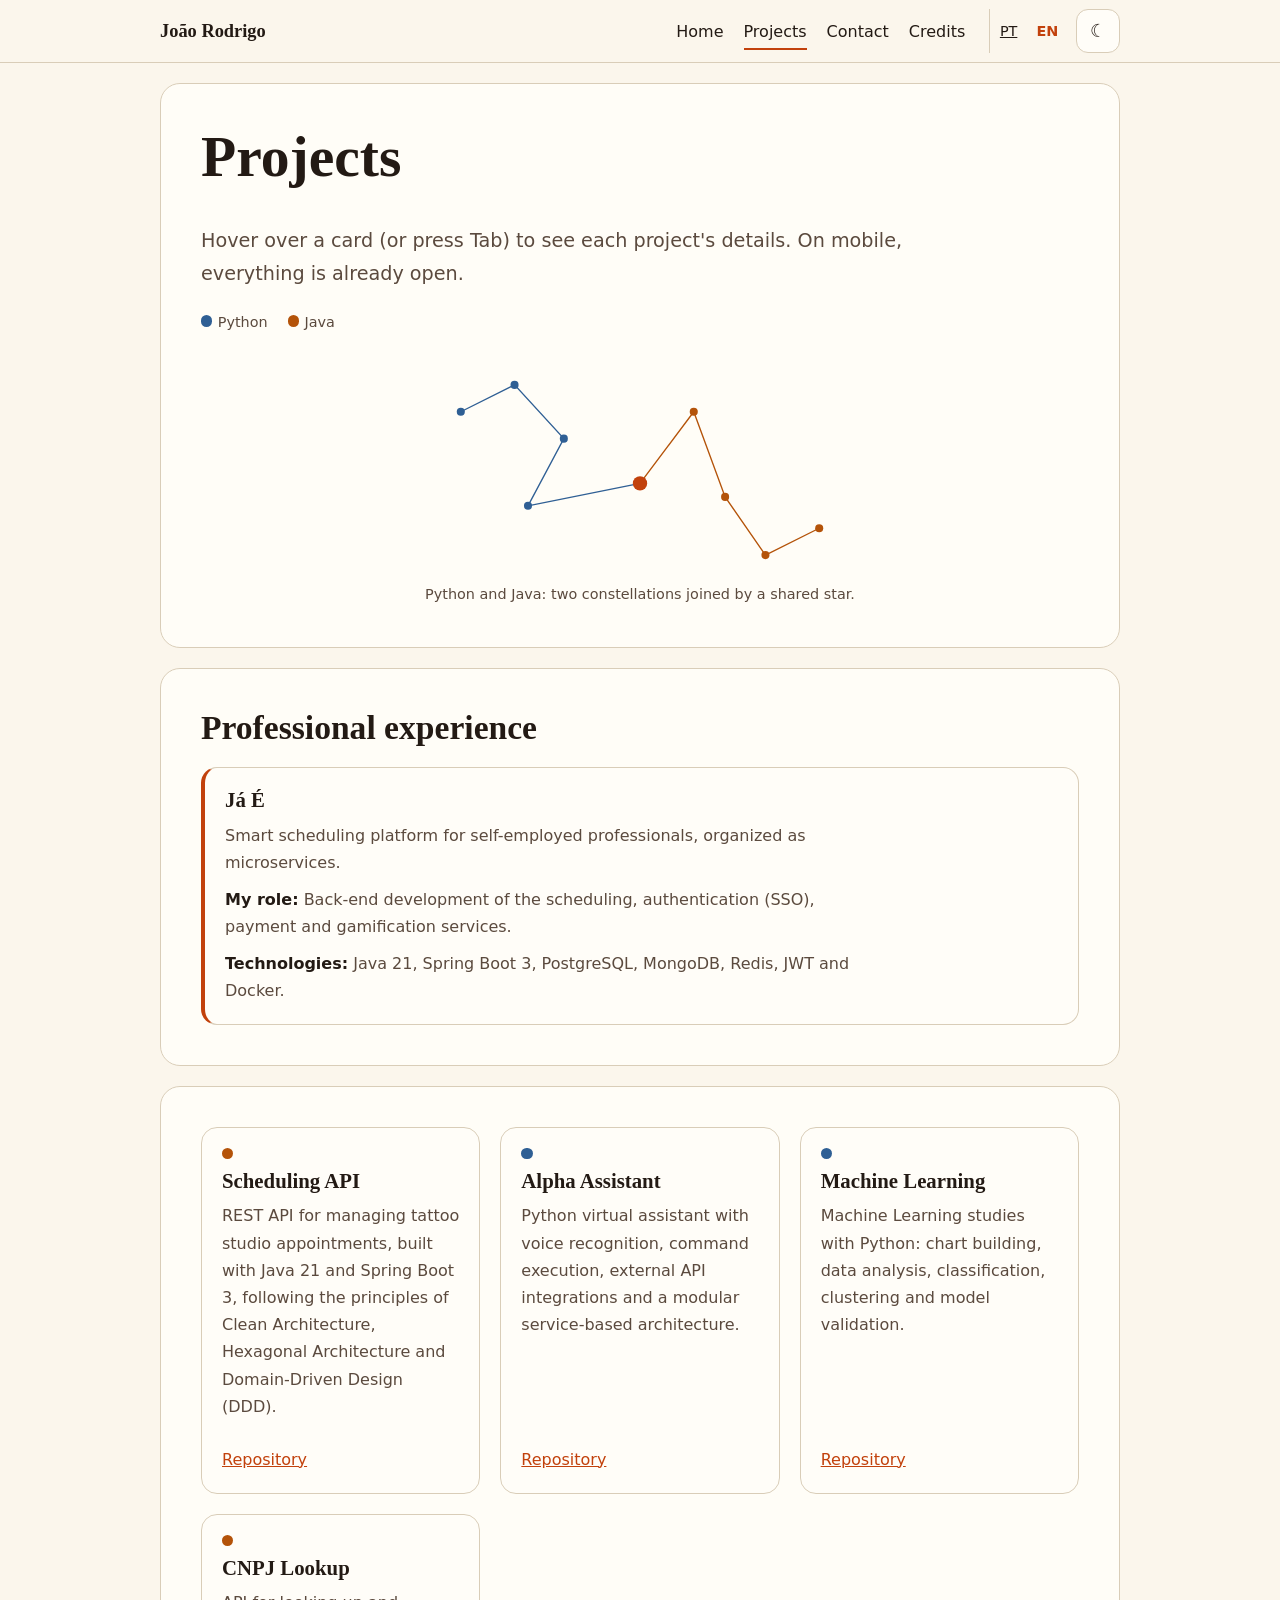
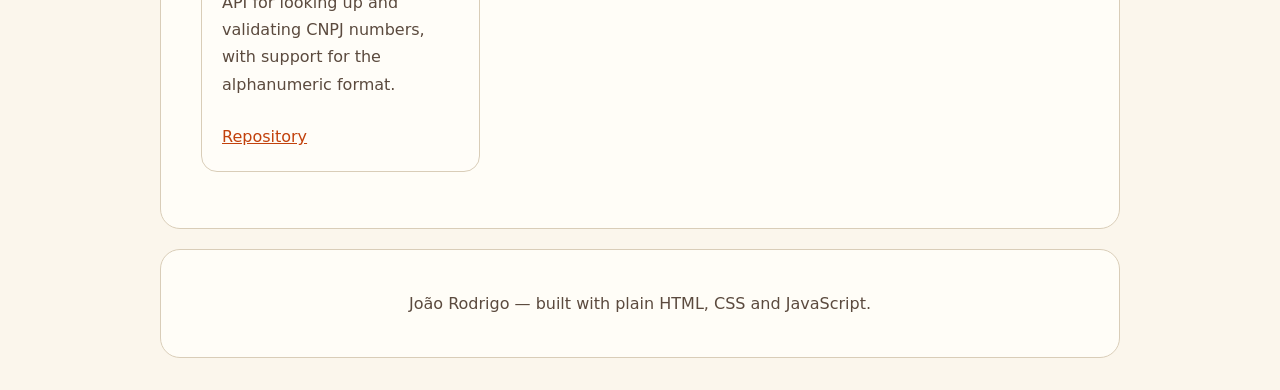
<file: template/projects.html>
<!DOCTYPE html>
<html lang="en">
<head>
    <meta charset="utf-8">
    <meta name="viewport" content="width=device-width, initial-scale=1">
    <title>Projects — João Rodrigo</title>
    <meta name="description" content="Projects by João Rodrigo with descriptions, technologies and repository links.">
    <meta property="og:title" content="Projects — João Rodrigo">
    <meta property="og:description" content="Projects by João Rodrigo with descriptions, technologies and repository links.">
    <meta property="og:type" content="website">
    <meta property="og:locale" content="en_US">
    <!-- Languages: both files live in the same folder, so the links are relative -->
    <link rel="alternate" hreflang="pt-BR" href="projetos.html">
    <link rel="alternate" hreflang="en" href="projects.html">
    <link rel="alternate" hreflang="x-default" href="projetos.html">
    <link rel="icon" href="img/favicon.svg" type="image/svg+xml">
    <link rel="stylesheet" href="css/style.css">
    <script src="js/theme.js"></script>
    <script src="js/main.js" defer></script>
</head>
<body>
    <!-- ===== ACCESSIBILITY: skip straight to the content ===== -->
    <a class="skip" href="#conteudo">Skip to content</a>
    <!-- ===== BACKGROUND: sky that darkens as you scroll (stars are created by main.js) ===== -->
    <div class="sky" aria-hidden="true">
        <div class="stars"></div>
    </div>
    <!-- ===== HEADER: brand, PT|EN language switch, light/dark theme and menu ===== -->
    <header class="site-header">
        <a class="brand" href="indexEn.html">João Rodrigo</a>
        <div class="controls">
            <div class="lang">
                <a href="projetos.html" hreflang="pt-BR" lang="pt-BR" aria-label="Versão em português">PT</a>
                <span aria-current="true">EN</span>
            </div>
            <button class="icon-btn theme-toggle" type="button" aria-label="Toggle light/dark theme"></button>
        </div>
        <button class="icon-btn nav-toggle" type="button" aria-expanded="false" aria-controls="menu" aria-label="Menu"></button>
        <nav aria-label="Menu">
            <!-- Main menu: the last item leads to the Credits page -->
            <ul class="nav-list" id="menu">
                <li><a href="indexEn.html">Home</a></li>
                <li><a href="projects.html" aria-current="page">Projects</a></li>
                <li><a href="contact.html">Contact</a></li>
                <li><a href="credits.html">Credits</a></li>
            </ul>
        </nav>
    </header>
    <!-- ===== MAIN CONTENT ===== -->
    <main class="wrap" id="conteudo">
        <!-- ===== SECTION 1: title, language legend and constellation ===== -->
        <section class="panel reveal">
            <h1>Projects</h1>
            <p class="lead">Hover over a card (or press Tab) to see each project's details. On mobile, everything is already open.</p>
            <p class="legend">
                <span><i class="dot py"></i>Python</span>
                <span><i class="dot jv"></i>Java</span>
            </p>
            <figure class="constellation">
                <figcaption>Python and Java: two constellations joined by a shared star.</figcaption>
            </figure>
        </section>
        <!-- ===== SECTION 2: professional experience (Já É) ===== -->
        <section class="panel reveal" aria-labelledby="exp">
            <h2 id="exp">Professional experience</h2>
            <article class="card featured">
                <h3>Já É</h3>
                <p>Smart scheduling platform for self-employed professionals, organized as microservices.</p>
                <p><strong>My role:</strong> Back-end development of the scheduling, authentication (SSO), payment and gamification services.</p>
                <p><strong>Technologies:</strong> Java 21, Spring Boot 3, PostgreSQL, MongoDB, Redis, JWT and Docker.</p>
            </article>
        </section>
        <!-- ===== SECTION 3: project list (cards) ===== -->
        <section class="panel" aria-label="Projects">
            <ul class="grid">
                <!-- Project: Scheduling API -->
                <li class="reveal">
                    <article class="card">
                        <span class="langs" role="img" aria-label="Java">
                            <i class="dot jv"></i>
                        </span>
                        <h3>Scheduling API</h3>
                        <p>REST API for managing tattoo studio appointments, built with Java 21 and Spring Boot 3, following the principles of Clean Architecture, Hexagonal Architecture and Domain-Driven Design (DDD).</p>
                        <div class="card-extra">
                            <div>
                                <p>The Scheduling Service is responsible for: customer management, appointment creation and control, and SSO integration via JWT.</p>
                                <ul class="tags">
                                    <li>Java</li>
                                    <li>Spring Boot</li>
                                    <li>PostgreSQL</li>
                                </ul>
                            </div>
                        </div>
                        <p class="links">
                            <a href="https://github.com/jrodrigo340/agendamento" target="_blank" rel="noopener noreferrer">Repository</a>
                        </p>
                    </article>
                </li>
                <!-- Project: Alpha Assistant -->
                <li class="reveal">
                    <article class="card">
                        <span class="langs" role="img" aria-label="Python">
                            <i class="dot py"></i>
                        </span>
                        <h3>Alpha Assistant</h3>
                        <p>Python virtual assistant with voice recognition, command execution, external API integrations and a modular service-based architecture.</p>
                        <div class="card-extra">
                            <div>
                                <p>Alpha Assistant is a Python virtual assistant able to interpret voice commands and perform actions such as web searches, weather checks, reading the date/time and interacting with AI.</p>
                                <ul class="tags">
                                    <li>Python</li>
                                </ul>
                            </div>
                        </div>
                        <p class="links">
                            <a href="https://github.com/jrodrigo340/alpha-assistant" target="_blank" rel="noopener noreferrer">Repository</a>
                        </p>
                    </article>
                </li>
                <!-- Project: Machine Learning -->
                <li class="reveal">
                    <article class="card">
                        <span class="langs" role="img" aria-label="Python">
                            <i class="dot py"></i>
                        </span>
                        <h3>Machine Learning</h3>
                        <p>Machine Learning studies with Python: chart building, data analysis, classification, clustering and model validation.</p>
                        <div class="card-extra">
                            <div>
                                <p>Learning project built from Alura courses, gathering notebooks and scripts with exercises on classification, dimensionality reduction, clustering and model evaluation.</p>
                                <ul class="tags">
                                    <li>Python</li>
                                    <li>Jupyter Notebook</li>
                                    <li>Data Analysis</li>
                                </ul>
                            </div>
                        </div>
                        <p class="links">
                            <a href="https://github.com/jrodrigo340/MachineLearning" target="_blank" rel="noopener noreferrer">Repository</a>
                        </p>
                    </article>
                </li>
                <!-- Project: CNPJ Lookup -->
                <li class="reveal">
                    <article class="card">
                        <span class="langs" role="img" aria-label="Java">
                            <i class="dot jv"></i>
                        </span>
                        <h3>CNPJ Lookup</h3>
                        <p>API for looking up and validating CNPJ numbers, with support for the alphanumeric format.</p>
                        <div class="card-extra">
                            <div>
                                <p>The CNPJ Lookup receives a CNPJ, validates the number (traditional numeric or alphanumeric format) and returns the company registration data obtained from public sources. Sources are queried in priority order, with fault tolerance and without exposing internal details to the client.</p>
                                <ul class="tags">
                                    <li>Java</li>
                                    <li>Spring Boot</li>
                                    <li>Gradle</li>
                                </ul>
                            </div>
                        </div>
                        <p class="links">
                            <a href="https://github.com/jrodrigo340/Consulta-de-CNPJ" target="_blank" rel="noopener noreferrer">Repository</a>
                        </p>
                    </article>
                </li>
            </ul>
        </section>
    </main>
    <!-- ===== FOOTER ===== -->
    <footer class="wrap panel site-footer">
        <p>João Rodrigo — built with plain HTML, CSS and JavaScript.</p>
    </footer>
</body>
</html>
</file>
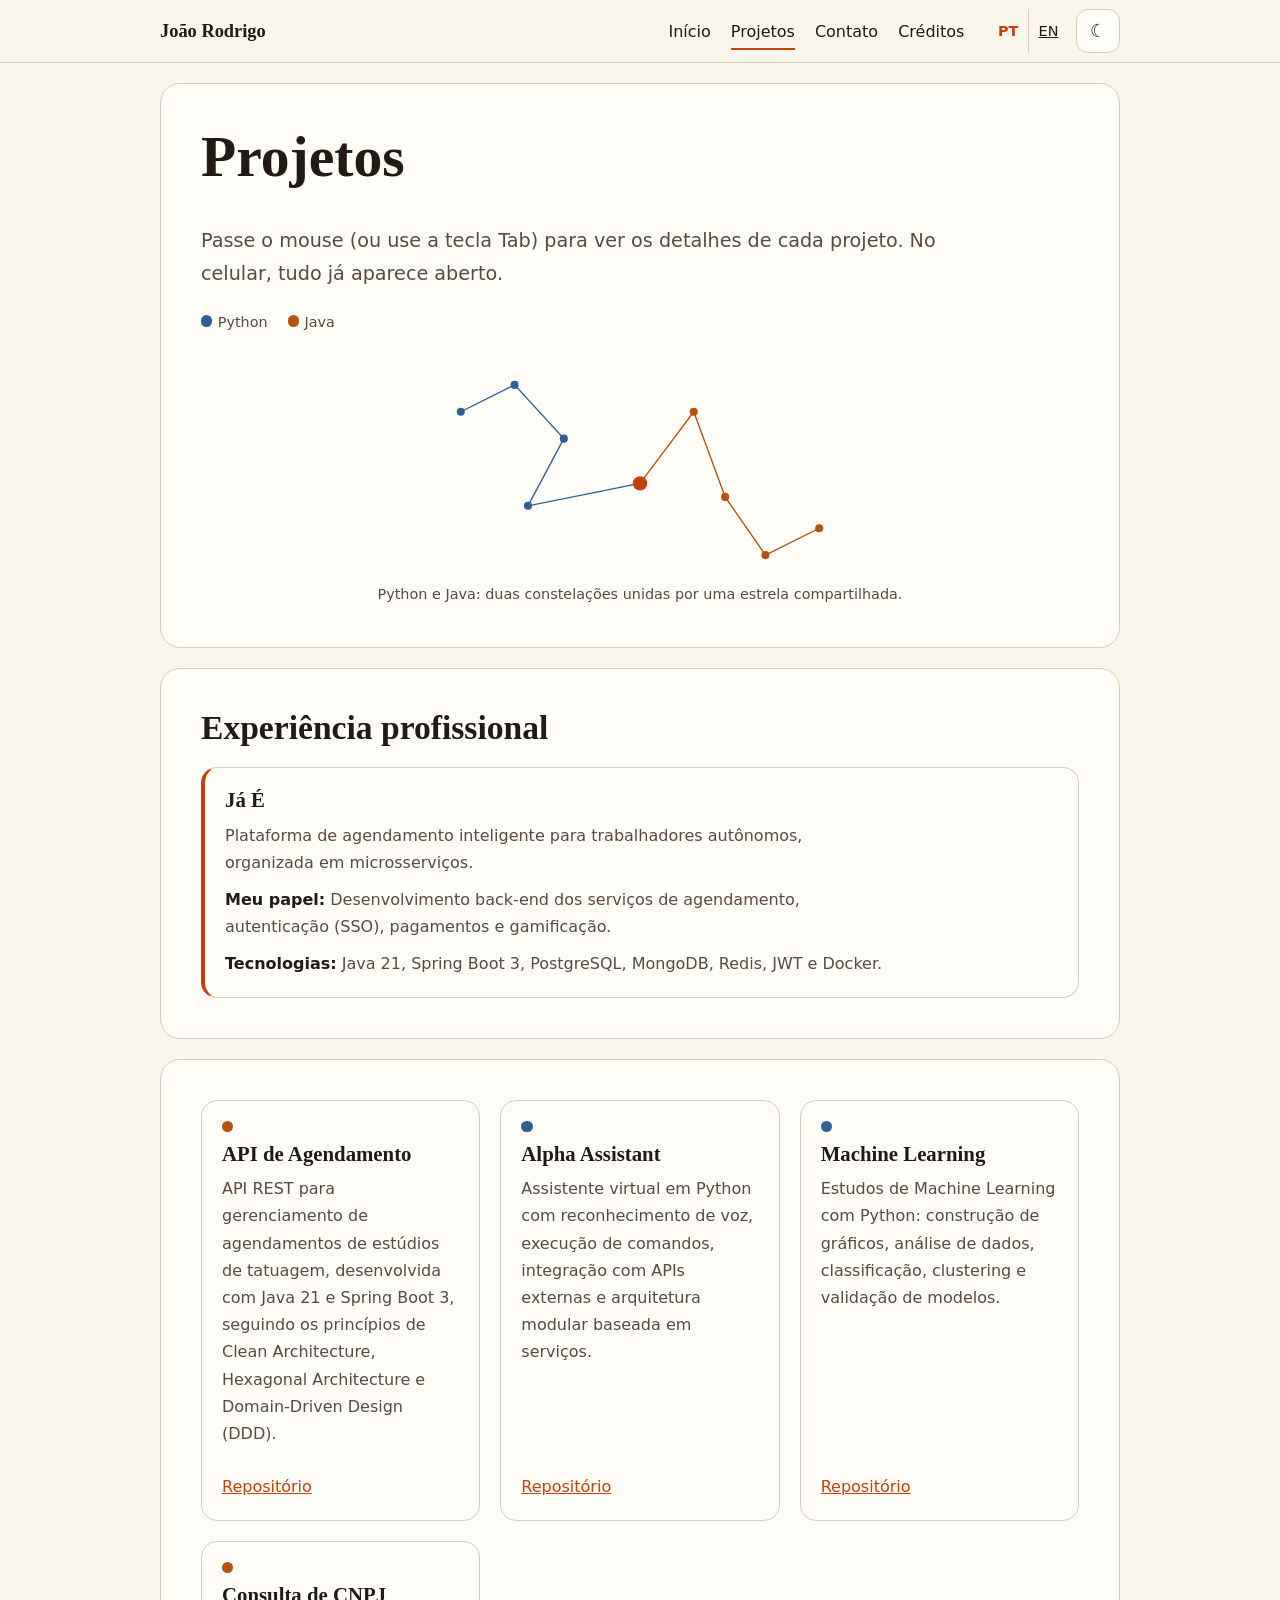
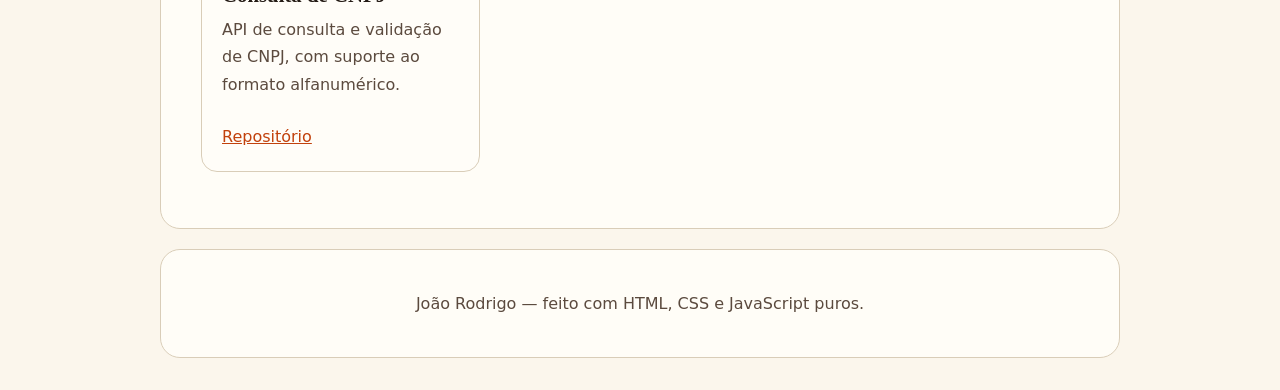
<file: template/projetos.html>
<!DOCTYPE html>
<html lang="pt-BR">
<head>
    <meta charset="utf-8">
    <meta name="viewport" content="width=device-width, initial-scale=1">
    <title>Projetos — João Rodrigo</title>
    <meta name="description" content="Projetos de João Rodrigo com descrição, tecnologias e links do repositório.">
    <meta property="og:title" content="Projetos — João Rodrigo">
    <meta property="og:description" content="Projetos de João Rodrigo com descrição, tecnologias e links do repositório.">
    <meta property="og:type" content="website">
    <meta property="og:locale" content="pt_BR">
    <!-- Idiomas: os dois arquivos ficam na mesma pasta, então os links são relativos -->
    <link rel="alternate" hreflang="pt-BR" href="projetos.html">
    <link rel="alternate" hreflang="en" href="projects.html">
    <link rel="alternate" hreflang="x-default" href="projetos.html">
    <link rel="icon" href="img/favicon.svg" type="image/svg+xml">
    <link rel="stylesheet" href="css/style.css">
    <script src="js/theme.js"></script>
    <script src="js/main.js" defer></script>
</head>
<body>
    <!-- ===== ACESSIBILIDADE: link para pular direto ao conteúdo ===== -->
    <a class="skip" href="#conteudo">Ir para o conteúdo</a>
    <!-- ===== FUNDO: céu que escurece ao rolar (estrelas criadas pelo main.js) ===== -->
    <div class="sky" aria-hidden="true">
        <div class="stars"></div>
    </div>
    <!-- ===== CABEÇALHO: marca, idioma PT|EN, tema claro/escuro e menu ===== -->
    <header class="site-header">
        <a class="brand" href="index.html">João Rodrigo</a>
        <div class="controls">
            <div class="lang">
                <span aria-current="true">PT</span>
                <a href="projects.html" hreflang="en" lang="en" aria-label="English version">EN</a>
            </div>
            <button class="icon-btn theme-toggle" type="button" aria-label="Alternar tema claro/escuro"></button>
        </div>
        <button class="icon-btn nav-toggle" type="button" aria-expanded="false" aria-controls="menu" aria-label="Menu"></button>
        <nav aria-label="Menu">
            <!-- Menu principal: o último item leva à página de Créditos -->
            <ul class="nav-list" id="menu">
                <li><a href="index.html">Início</a></li>
                <li><a href="projetos.html" aria-current="page">Projetos</a></li>
                <li><a href="contato.html">Contato</a></li>
                <li><a href="creditos.html">Créditos</a></li>
            </ul>
        </nav>
    </header>
    <!-- ===== CONTEÚDO PRINCIPAL ===== -->
    <main class="wrap" id="conteudo">
        <!-- ===== SEÇÃO 1: título, legenda das linguagens e constelação ===== -->
        <section class="panel reveal">
            <h1>Projetos</h1>
            <p class="lead">Passe o mouse (ou use a tecla Tab) para ver os detalhes de cada projeto. No celular, tudo já aparece aberto.</p>
            <p class="legend">
                <span><i class="dot py"></i>Python</span>
                <span><i class="dot jv"></i>Java</span>
            </p>
            <figure class="constellation">
                <figcaption>Python e Java: duas constelações unidas por uma estrela compartilhada.</figcaption>
            </figure>
        </section>
        <!-- ===== SEÇÃO 2: experiência profissional (Já É) ===== -->
        <section class="panel reveal" aria-labelledby="exp">
            <h2 id="exp">Experiência profissional</h2>
            <article class="card featured">
                <h3>Já É</h3>
                <p>Plataforma de agendamento inteligente para trabalhadores autônomos, organizada em microsserviços.</p>
                <p><strong>Meu papel:</strong> Desenvolvimento back-end dos serviços de agendamento, autenticação (SSO), pagamentos e gamificação.</p>
                <p><strong>Tecnologias:</strong> Java 21, Spring Boot 3, PostgreSQL, MongoDB, Redis, JWT e Docker.</p>
            </article>
        </section>
        <!-- ===== SEÇÃO 3: lista de projetos (cartões) ===== -->
        <section class="panel" aria-label="Projetos">
            <ul class="grid">
                <!-- Projeto: API de Agendamento -->
                <li class="reveal">
                    <article class="card">
                        <span class="langs" role="img" aria-label="Java">
                            <i class="dot jv"></i>
                        </span>
                        <h3>API de Agendamento</h3>
                        <p>API REST para gerenciamento de agendamentos de estúdios de tatuagem, desenvolvida com Java 21 e Spring Boot 3, seguindo os princípios de Clean Architecture, Hexagonal Architecture e Domain-Driven Design (DDD).</p>
                        <div class="card-extra">
                            <div>
                                <p>O Agendamento Service é responsável por: gerenciamento de clientes, criação e controle de agendamentos e integração com sistema SSO via JWT.</p>
                                <ul class="tags">
                                    <li>Java</li>
                                    <li>Spring Boot</li>
                                    <li>PostgreSQL</li>
                                </ul>
                            </div>
                        </div>
                        <p class="links">
                            <a href="https://github.com/jrodrigo340/agendamento" target="_blank" rel="noopener noreferrer">Repositório</a>
                        </p>
                    </article>
                </li>
                <!-- Projeto: Alpha Assistant -->
                <li class="reveal">
                    <article class="card">
                        <span class="langs" role="img" aria-label="Python">
                            <i class="dot py"></i>
                        </span>
                        <h3>Alpha Assistant</h3>
                        <p>Assistente virtual em Python com reconhecimento de voz, execução de comandos, integração com APIs externas e arquitetura modular baseada em serviços.</p>
                        <div class="card-extra">
                            <div>
                                <p>O Alpha Assistant é um assistente virtual desenvolvido em Python capaz de interpretar comandos de voz e executar ações como buscas na web, consulta de clima, leitura de data/hora e interação com IA.</p>
                                <ul class="tags">
                                    <li>Python</li>
                                </ul>
                            </div>
                        </div>
                        <p class="links">
                            <a href="https://github.com/jrodrigo340/alpha-assistant" target="_blank" rel="noopener noreferrer">Repositório</a>
                        </p>
                    </article>
                </li>
                <!-- Projeto: Machine Learning -->
                <li class="reveal">
                    <article class="card">
                        <span class="langs" role="img" aria-label="Python">
                            <i class="dot py"></i>
                        </span>
                        <h3>Machine Learning</h3>
                        <p>Estudos de Machine Learning com Python: construção de gráficos, análise de dados, classificação, clustering e validação de modelos.</p>
                        <div class="card-extra">
                            <div>
                                <p>Projeto de aprendizado desenvolvido a partir das aulas da Alura, reunindo notebooks e scripts com exercícios de classificação, redução de dimensionalidade, clustering e avaliação de modelos.</p>
                                <ul class="tags">
                                    <li>Python</li>
                                    <li>Jupyter Notebook</li>
                                    <li>Análise de Dados</li>
                                </ul>
                            </div>
                        </div>
                        <p class="links">
                            <a href="https://github.com/jrodrigo340/MachineLearning" target="_blank" rel="noopener noreferrer">Repositório</a>
                        </p>
                    </article>
                </li>
                <!-- Projeto: Consulta de CNPJ -->
                <li class="reveal">
                    <article class="card">
                        <span class="langs" role="img" aria-label="Java">
                            <i class="dot jv"></i>
                        </span>
                        <h3>Consulta de CNPJ</h3>
                        <p>API de consulta e validação de CNPJ, com suporte ao formato alfanumérico.</p>
                        <div class="card-extra">
                            <div>
                                <p>O Consulta CNPJ recebe um CNPJ, valida o número (formato numérico tradicional ou alfanumérico) e devolve os dados cadastrais da empresa obtidos em fontes públicas. As fontes são consultadas em ordem de prioridade, com tolerância a falhas e sem expor detalhes internos ao cliente.</p>
                                <ul class="tags">
                                    <li>Java</li>
                                    <li>Spring Boot</li>
                                    <li>Gradle</li>
                                </ul>
                            </div>
                        </div>
                        <p class="links">
                            <a href="https://github.com/jrodrigo340/Consulta-de-CNPJ" target="_blank" rel="noopener noreferrer">Repositório</a>
                        </p>
                    </article>
                </li>
            </ul>
        </section>
    </main>
    <!-- ===== RODAPÉ ===== -->
    <footer class="wrap panel site-footer">
        <p>João Rodrigo — feito com HTML, CSS e JavaScript puros.</p>
    </footer>
</body>
</html>
</file>
<file: template/css/style.css>
/* ============================================================
   ÍNDICE DO ARQUIVO
   1. Temas (variáveis de cor)   6. Início (foto, botões, etiquetas)
   2. Base                       7. Projetos (cartões e constelação)
   3. Céu estrelado              8. Contato (formulário)
   4. Layout (painéis)           9. Movimento (animações)
   5. Cabeçalho e menu
   ============================================================ */

/* ================================================================
   1. TEMAS: toda cor é uma variável; o JS só troca data-theme no <html>
   ================================================================ */
:root {
  --serif: Georgia, "Iowan Old Style", "Times New Roman", serif;
  --sans: system-ui, -apple-system, "Segoe UI", Roboto, sans-serif;
  --mono: ui-monospace, SFMono-Regular, Menlo, Consolas, monospace;
  --bg: #FBF6EC; --text: #231A14; --muted: #5B4A3E; --accent: #C2410C; --on-accent: #fff;
  --surface: #FFFDF8; --border: #D9CDB8; --night: #1C1612; --star: #FFF3D6;
  --py: #2F5F94; --jv: #B45309; --glow: rgba(194, 65, 12, .35);
  --danger: #B42318; --ok: #1B6E3A;
  color-scheme: light;
}
[data-theme="dark"] {
  --bg: #14110F; --text: #F3EBDD; --muted: #BFB3A1; --accent: #F2A65A; --on-accent: #14110F;
  --surface: #1E1A17; --border: #3A322B; --night: #0A0807;
  --py: #7FB0E6; --jv: #F2A65A; --glow: rgba(242, 166, 90, .4);
  --danger: #FF9A8F; --ok: #7DDC9A;
  color-scheme: dark;
}

/* ================================================================
   2. BASE (mobile-first: estilos simples primeiro, @media só para telas maiores)
   ================================================================ */
*, *::before, *::after { box-sizing: border-box; }
html { scroll-behavior: smooth; }
body { margin: 0; font: 1rem/1.7 var(--sans); color: var(--text); background: var(--bg); transition: opacity .18s; }
body.leaving { opacity: 0; }
h1, h2, h3 { font-family: var(--serif); line-height: 1.15; margin: 0 0 .6em; }
h1 { font-size: clamp(2.2rem, 7vw, 3.6rem); }
h2 { font-size: clamp(1.5rem, 4.5vw, 2.1rem); }
h3 { font-size: 1.3rem; }
p { margin: 0 0 1em; max-width: 65ch; }
a { color: var(--accent); }
img { display: block; max-width: 100%; height: auto; }
:focus-visible { outline: 3px solid var(--accent); outline-offset: 3px; border-radius: 4px; }
.skip { position: absolute; left: 1rem; top: -4rem; z-index: 20; padding: .6rem 1rem; background: var(--accent); color: var(--on-accent); }
.skip:focus { top: 1rem; }

/* ================================================================
   3. CÉU (fundo fixo): --sky vai de 0 a 1 conforme você rola
   ================================================================ */
.sky { position: fixed; inset: 0; z-index: -1; pointer-events: none; overflow: hidden; }
.sky::before { content: ""; position: absolute; inset: 0; background: var(--night); opacity: var(--sky, 0); }
.stars { position: absolute; inset: 0; opacity: calc((var(--sky, 0) - .25) * 1.5); }
[data-theme="dark"] .stars { opacity: max(.4, calc((var(--sky, 0) - .25) * 1.5)); }
.star { position: absolute; width: 2px; height: 2px; border-radius: 50%; background: var(--star); animation: twinkle 4s ease-in-out infinite; animation-delay: var(--d, 0s); }
.star.big { width: 3px; height: 3px; }
@keyframes twinkle { 50% { opacity: .25; } }

/* ================================================================
   4. LAYOUT: o texto fica em "painéis" para o contraste não depender do céu
   ================================================================ */
.wrap { width: min(100% - 2rem, 60rem); margin-inline: auto; }
.panel {
  background: var(--surface);
  background: color-mix(in srgb, var(--surface) 92%, transparent);
  border: 1px solid var(--border); border-radius: 1.25rem;
  padding: clamp(1.25rem, 4vw, 2.5rem); margin-block: 1.25rem;
}

/* ================================================================
   5. CABEÇALHO E MENU
   ================================================================ */
.site-header {
  position: sticky; top: 0; z-index: 10; view-transition-name: header;
  display: flex; flex-wrap: wrap; align-items: center; justify-content: space-between; gap: .5rem 1rem;
  padding: .5rem max(1rem, calc((100% - 60rem) / 2));
  background: var(--bg); border-bottom: 1px solid var(--border);
}
.brand { font: 700 1.15rem var(--serif); color: var(--text); text-decoration: none; }
.controls { order: 1; margin-left: auto; display: flex; align-items: center; gap: .5rem; }
.nav-toggle { order: 2; display: none; }
.js .nav-toggle { display: inline-flex; }
.site-header nav { order: 3; width: 100%; }
.nav-list { list-style: none; margin: 0; padding: 0; display: flex; flex-direction: column; gap: .25rem; }
.js .nav-list { display: none; }
.js .nav-list.open { display: flex; }
.nav-list a { position: relative; display: block; padding: .6rem .5rem; color: var(--text); text-decoration: none; }
.nav-list a::after { content: ""; position: absolute; left: .5rem; right: .5rem; bottom: .3rem; height: 2px; background: var(--accent); transform: scaleX(0); transform-origin: left; transition: transform .25s; }
.nav-list a:hover::after, .nav-list a[aria-current="page"]::after { transform: scaleX(1); }
.icon-btn { min-width: 2.75rem; min-height: 2.75rem; border: 1px solid var(--border); border-radius: .75rem; background: var(--surface); color: var(--text); font-size: 1.1rem; cursor: pointer; align-items: center; justify-content: center; }
.theme-toggle::before { content: "\263E"; }
[data-theme="dark"] .theme-toggle::before { content: "\2600"; }
.nav-toggle::before { content: "\2630"; }
.nav-toggle[aria-expanded="true"]::before { content: "\2715"; }
.lang { display: flex; font-size: .9rem; }
.lang > * { display: flex; align-items: center; min-height: 2.75rem; padding: 0 .6rem; }
.lang a { color: var(--text); border-left: 1px solid var(--border); }
.lang [aria-current] { font-weight: 700; color: var(--accent); }
@media (min-width: 48em) {
  .site-header nav { order: 1; width: auto; margin-left: auto; }
  .controls { order: 2; margin-left: 0; }
  .js .nav-toggle { display: none; }
  .nav-list, .js .nav-list { display: flex; flex-direction: row; }
}

/* ================================================================
   6. INÍCIO: foto flutuando, botões e etiquetas
   ================================================================ */
.hero { display: grid; gap: 2rem; align-items: center; }
@media (min-width: 48em) { .hero { grid-template-columns: 1.3fr 1fr; } }
.eyebrow { color: var(--accent); font-weight: 600; margin-bottom: .4em; }
.lead { font-size: 1.2rem; color: var(--muted); }
.photo { justify-self: center; animation: float 6s ease-in-out infinite; }
.photo img { width: min(60vw, 15rem); aspect-ratio: 4 / 5; object-fit: cover; border-radius: 999px 999px 1rem 1rem; border: 1px solid var(--border); box-shadow: 0 18px 40px -18px var(--glow); }
@keyframes float { 0%, 100% { transform: translateY(0); } 50% { transform: translateY(-12px); } }
.actions { display: flex; flex-wrap: wrap; gap: .75rem; margin-top: 1.25rem; }
.btn { display: inline-block; padding: .75rem 1.4rem; border: 2px solid var(--accent); border-radius: 999px; font: 600 1rem var(--sans); text-decoration: none; color: var(--accent); background: transparent; cursor: pointer; transition: background .25s, color .25s, transform .25s, box-shadow .25s; }
.btn:hover { background: var(--accent); color: var(--on-accent); transform: translateY(-2px); box-shadow: 0 8px 24px -8px var(--glow); }
.btn-fill { background: var(--accent); color: var(--on-accent); }
.tags { list-style: none; margin: 0 0 1rem; padding: 0; display: flex; flex-wrap: wrap; gap: .5rem; }
.tags li { font: .85rem var(--mono); padding: .25rem .7rem; border: 1px solid var(--border); border-radius: 999px; }

/* ================================================================
   7. PROJETOS: cartões que brilham e revelam o detalhe
   ================================================================ */
.grid { list-style: none; margin: 0 0 1rem; padding: 0; display: grid; gap: 1.25rem; grid-template-columns: repeat(auto-fit, minmax(min(100%, 16rem), 1fr)); }
.grid > li { display: flex; min-width: 0; } /* min-width: 0 deixa a coluna encolher em vez de estourar o painel */
.card { flex: 1; display: flex; flex-direction: column; gap: .6rem; padding: 1.25rem; background: var(--surface); border: 1px solid var(--border); border-radius: 1rem; transition: transform .3s, box-shadow .3s, border-color .3s; }
.card h3, .card p { margin: 0; }
.card h3 { overflow-wrap: anywhere; } /* nomes longos quebram em vez de vazar */
.card p { color: var(--muted); }
.card strong { color: var(--text); }
.card.featured { border-left: 4px solid var(--accent); }
.card:hover, .card:focus-within { transform: translateY(-4px); border-color: var(--accent); box-shadow: 0 0 0 1px var(--accent), 0 12px 36px -10px var(--glow); }
.card .links { margin-top: auto; padding-top: .4rem; display: flex; gap: 1rem; flex-wrap: wrap; }
.card-extra > div { overflow: hidden; min-height: 0; }
.card-extra .tags { margin: .6rem 0 0; }
/* Só quem tem mouse vê o detalhe "escondido"; no celular tudo já aparece aberto */
@media (hover: hover) {
  .card-extra { display: grid; grid-template-rows: 0fr; opacity: 0; transition: grid-template-rows .3s, opacity .3s; }
  .card:hover .card-extra, .card:focus-within .card-extra { grid-template-rows: 1fr; opacity: 1; }
}
.langs { position: relative; display: inline-flex; align-items: center; gap: .9rem; align-self: flex-start; }
.dot { display: inline-block; width: .7rem; height: .7rem; border-radius: 50%; transition: box-shadow .3s; }
.dot.py { background: var(--py); }
.dot.jv { background: var(--jv); }
.langs.both::before { content: ""; position: absolute; left: .35rem; right: .35rem; top: 50%; height: 1px; background: var(--border); transition: background .3s; }
.card:hover .langs::before, .card:focus-within .langs::before { background: var(--accent); }
.card:hover .dot.py, .card:focus-within .dot.py { box-shadow: 0 0 10px 2px var(--py); }
.card:hover .dot.jv, .card:focus-within .dot.jv { box-shadow: 0 0 10px 2px var(--jv); }
.legend { display: flex; gap: 1.25rem; font-size: .9rem; color: var(--muted); }
.legend .dot { margin-right: .35rem; }

/* Constelação: as linhas são "desenhadas" (stroke-dashoffset) quando entram na tela */
.constellation { margin: 1.5rem 0 0; }
.constellation svg { display: block; width: 100%; max-height: 14rem; }
.constellation figcaption { text-align: center; font-size: .9rem; color: var(--muted); }
.cl { fill: none; stroke-width: .3; stroke-linecap: round; stroke-dasharray: 1; stroke-dashoffset: 1; transition: stroke-dashoffset 1.6s ease; }
.cl.py { stroke: var(--py); } .cl.jv { stroke: var(--jv); }
.cs { opacity: 0; transition: opacity .6s .8s; }
.cs.py { fill: var(--py); } .cs.jv { fill: var(--jv); } .cs.shared { fill: var(--accent); }
.is-visible .cl { stroke-dashoffset: 0; }
.is-visible .cs { opacity: 1; }

/* ================================================================
   8. CONTATO
   ================================================================ */
.form { display: grid; gap: 1.1rem; max-width: 36rem; }
.field label { display: block; font-weight: 600; margin-bottom: .35rem; }
.field input, .field textarea { width: 100%; padding: .75rem .9rem; font: inherit; color: var(--text); background: var(--bg); border: 1.5px solid var(--border); border-radius: .6rem; }
.field [aria-invalid="true"] { border-color: var(--danger); }
.error { min-height: 1.2em; margin: .3rem 0 0; font-size: .9rem; color: var(--danger); }
.status { margin: 0; font-weight: 600; }
.status.ok { color: var(--ok); } .status.err { color: var(--danger); }
.contact-links { list-style: none; margin: 0; padding: 0; display: flex; flex-wrap: wrap; gap: .75rem; }
.site-footer { text-align: center; color: var(--muted); margin-bottom: 2rem; }
.site-footer p { margin: 0 auto; }

/* ================================================================
   9. MOVIMENTO: revelar, entrada de página e transição entre páginas
   ================================================================ */
.js .reveal { opacity: 0; transform: translateY(18px); transition: opacity .6s ease, transform .6s ease; }
.js .reveal.is-visible { opacity: 1; transform: none; }
main { animation: enter .45s ease both; }
@keyframes enter { from { opacity: 0; transform: translateY(8px); } }
@media (prefers-reduced-motion: no-preference) { @view-transition { navigation: auto; } }
@media (prefers-reduced-motion: reduce) {
  *, *::before, *::after { animation: none !important; transition: none !important; scroll-behavior: auto !important; }
  .js .reveal { opacity: 1; transform: none; }
}
</file>
